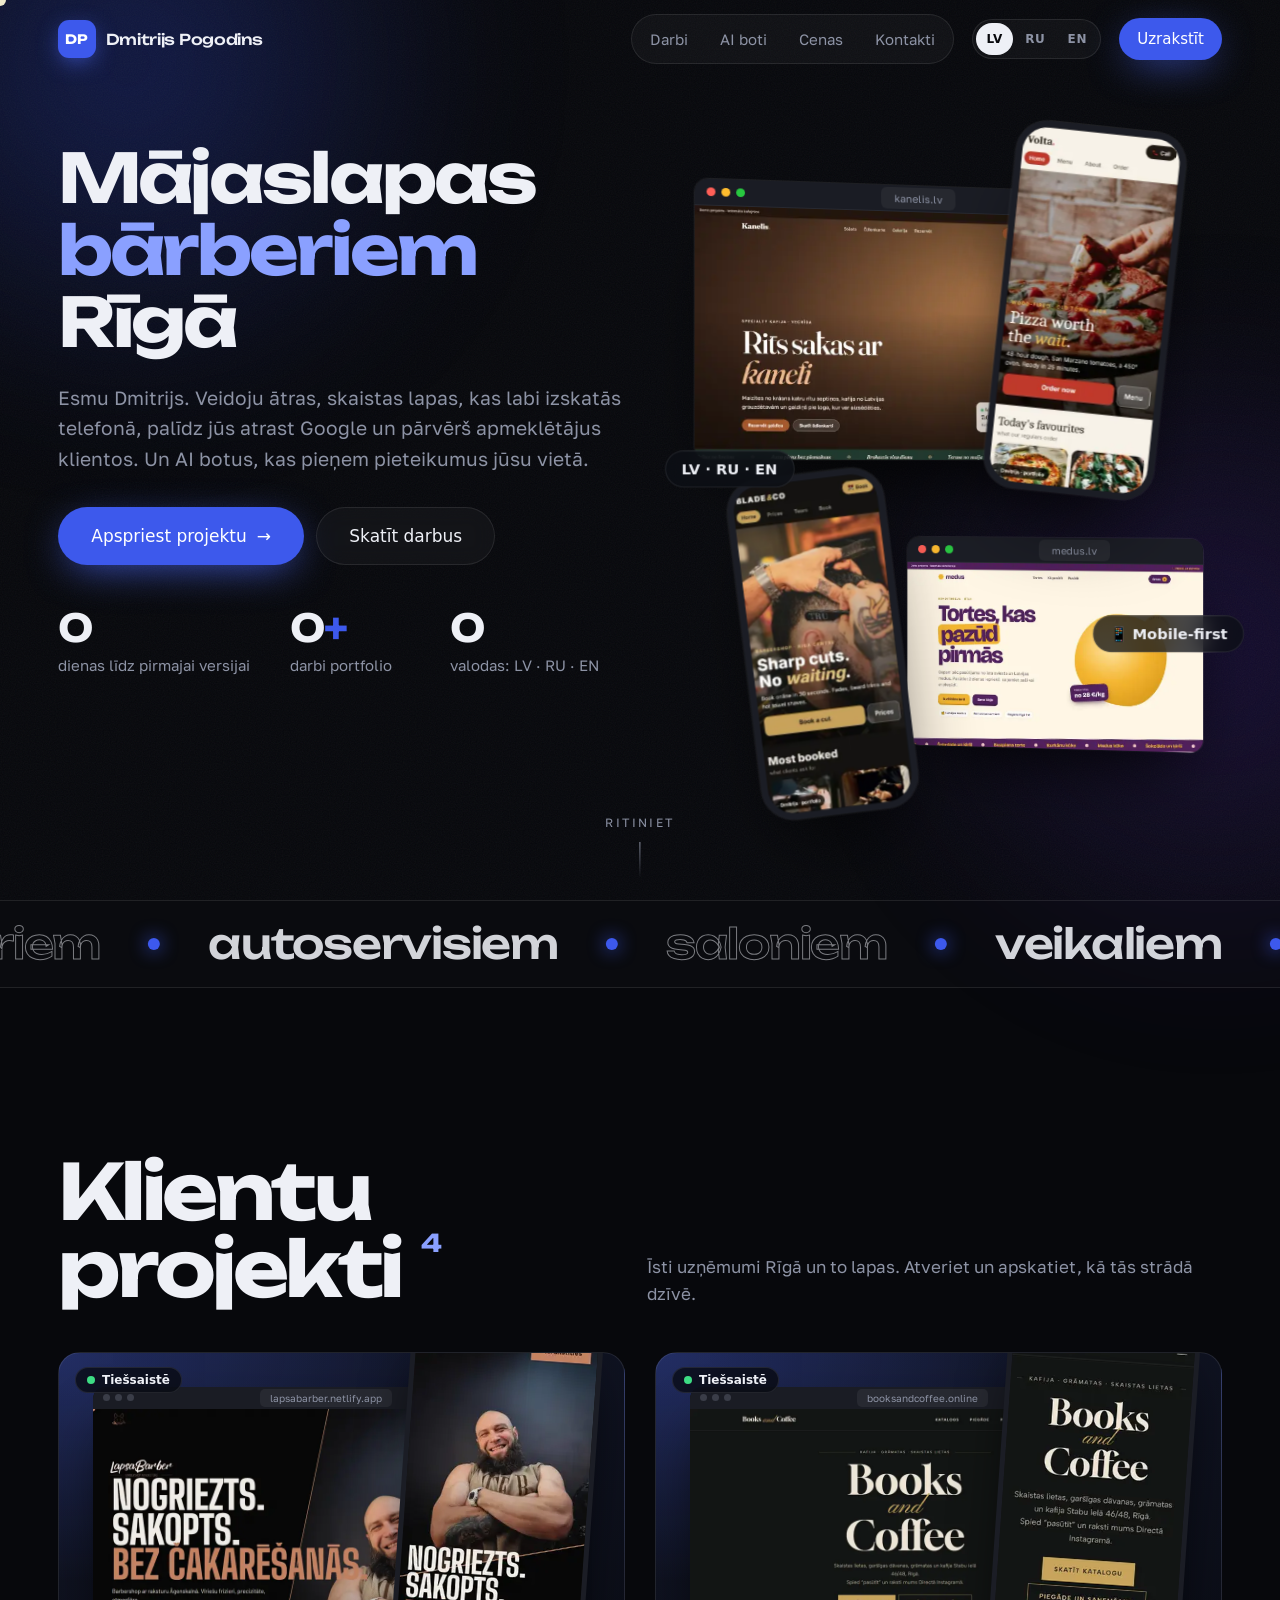
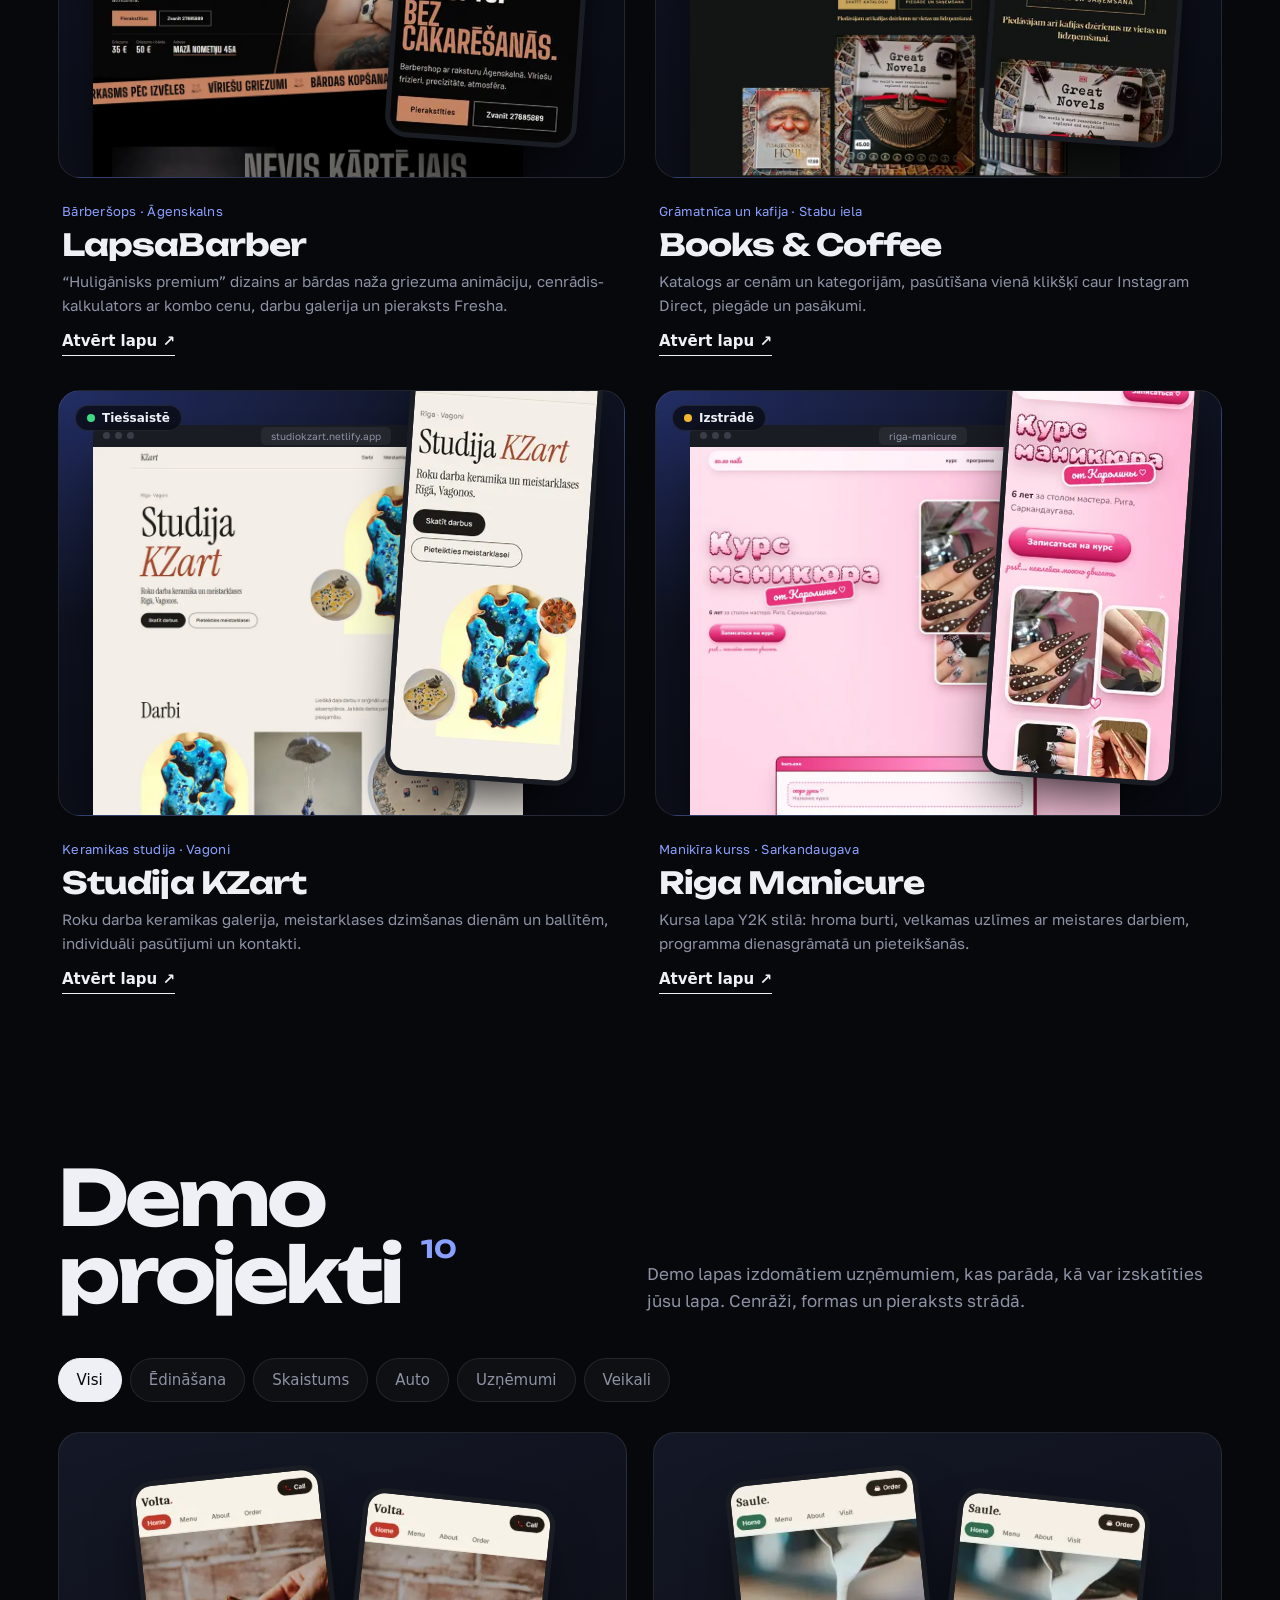
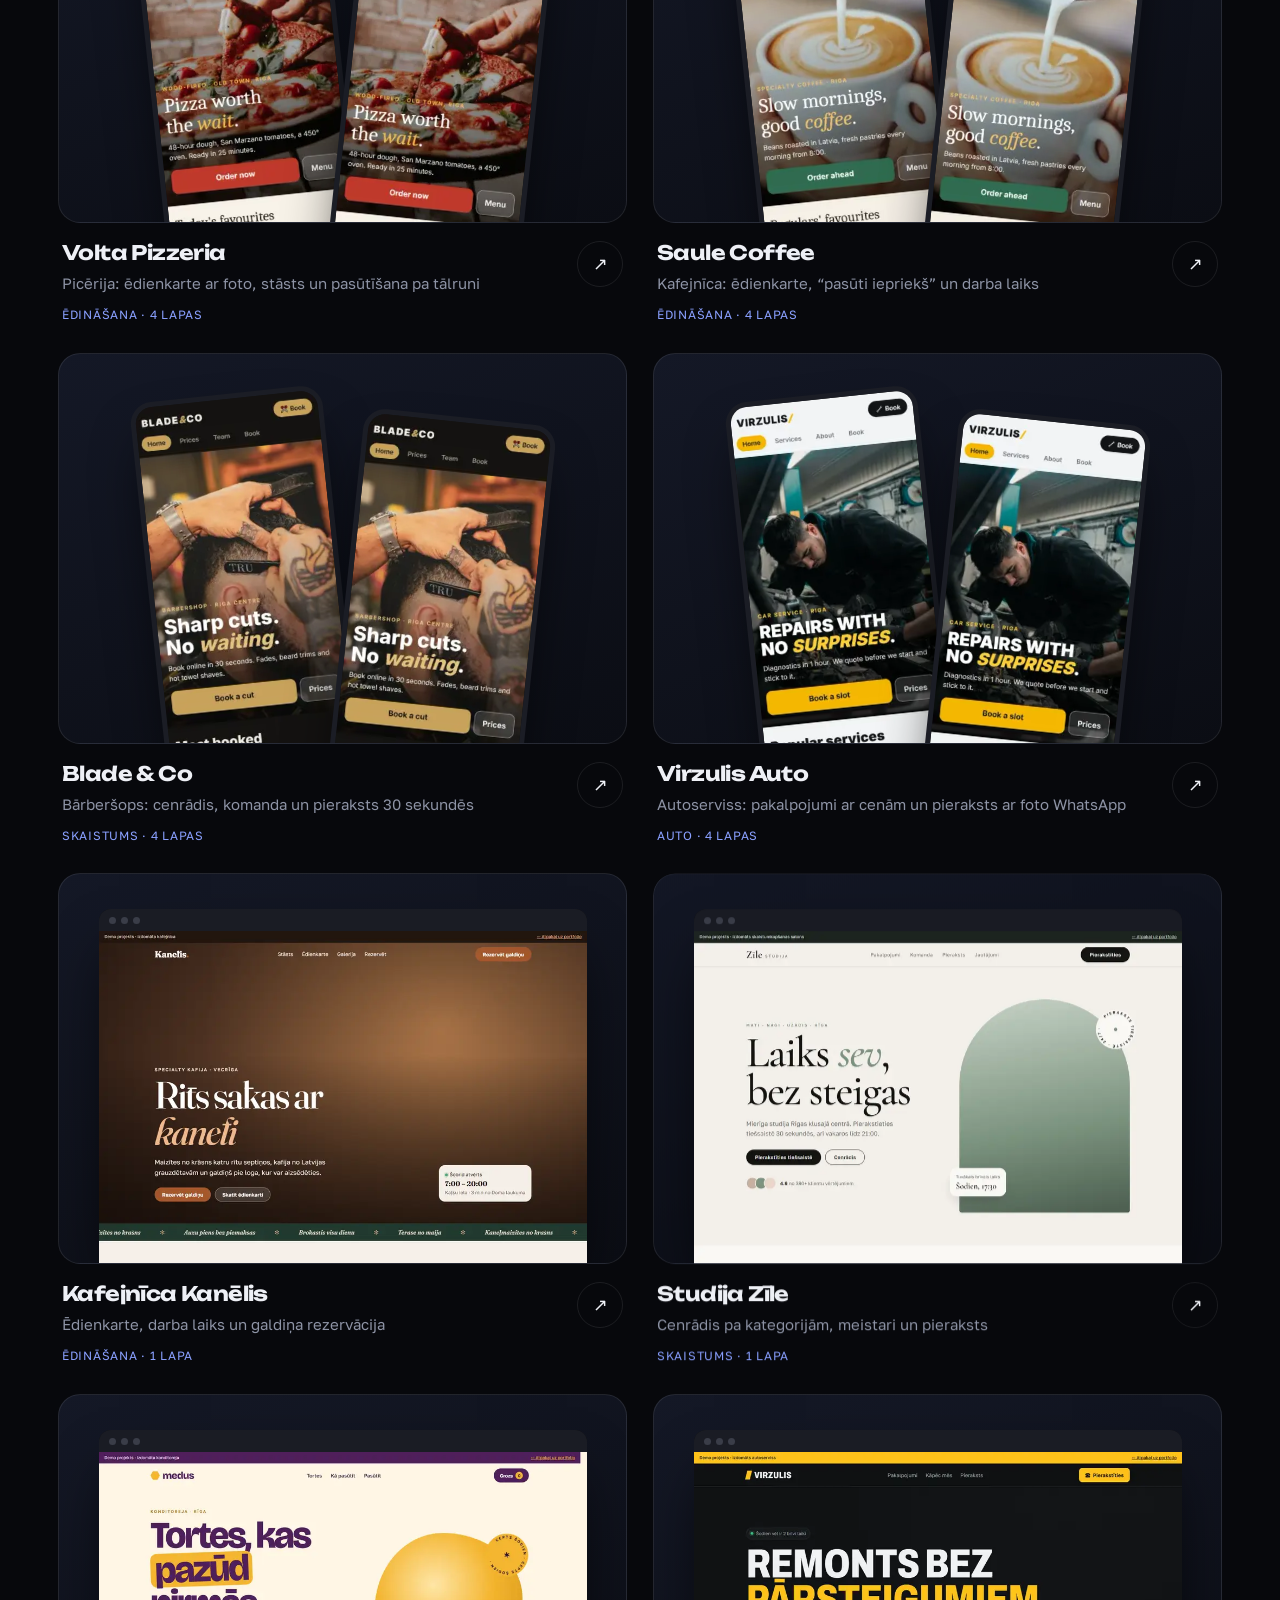
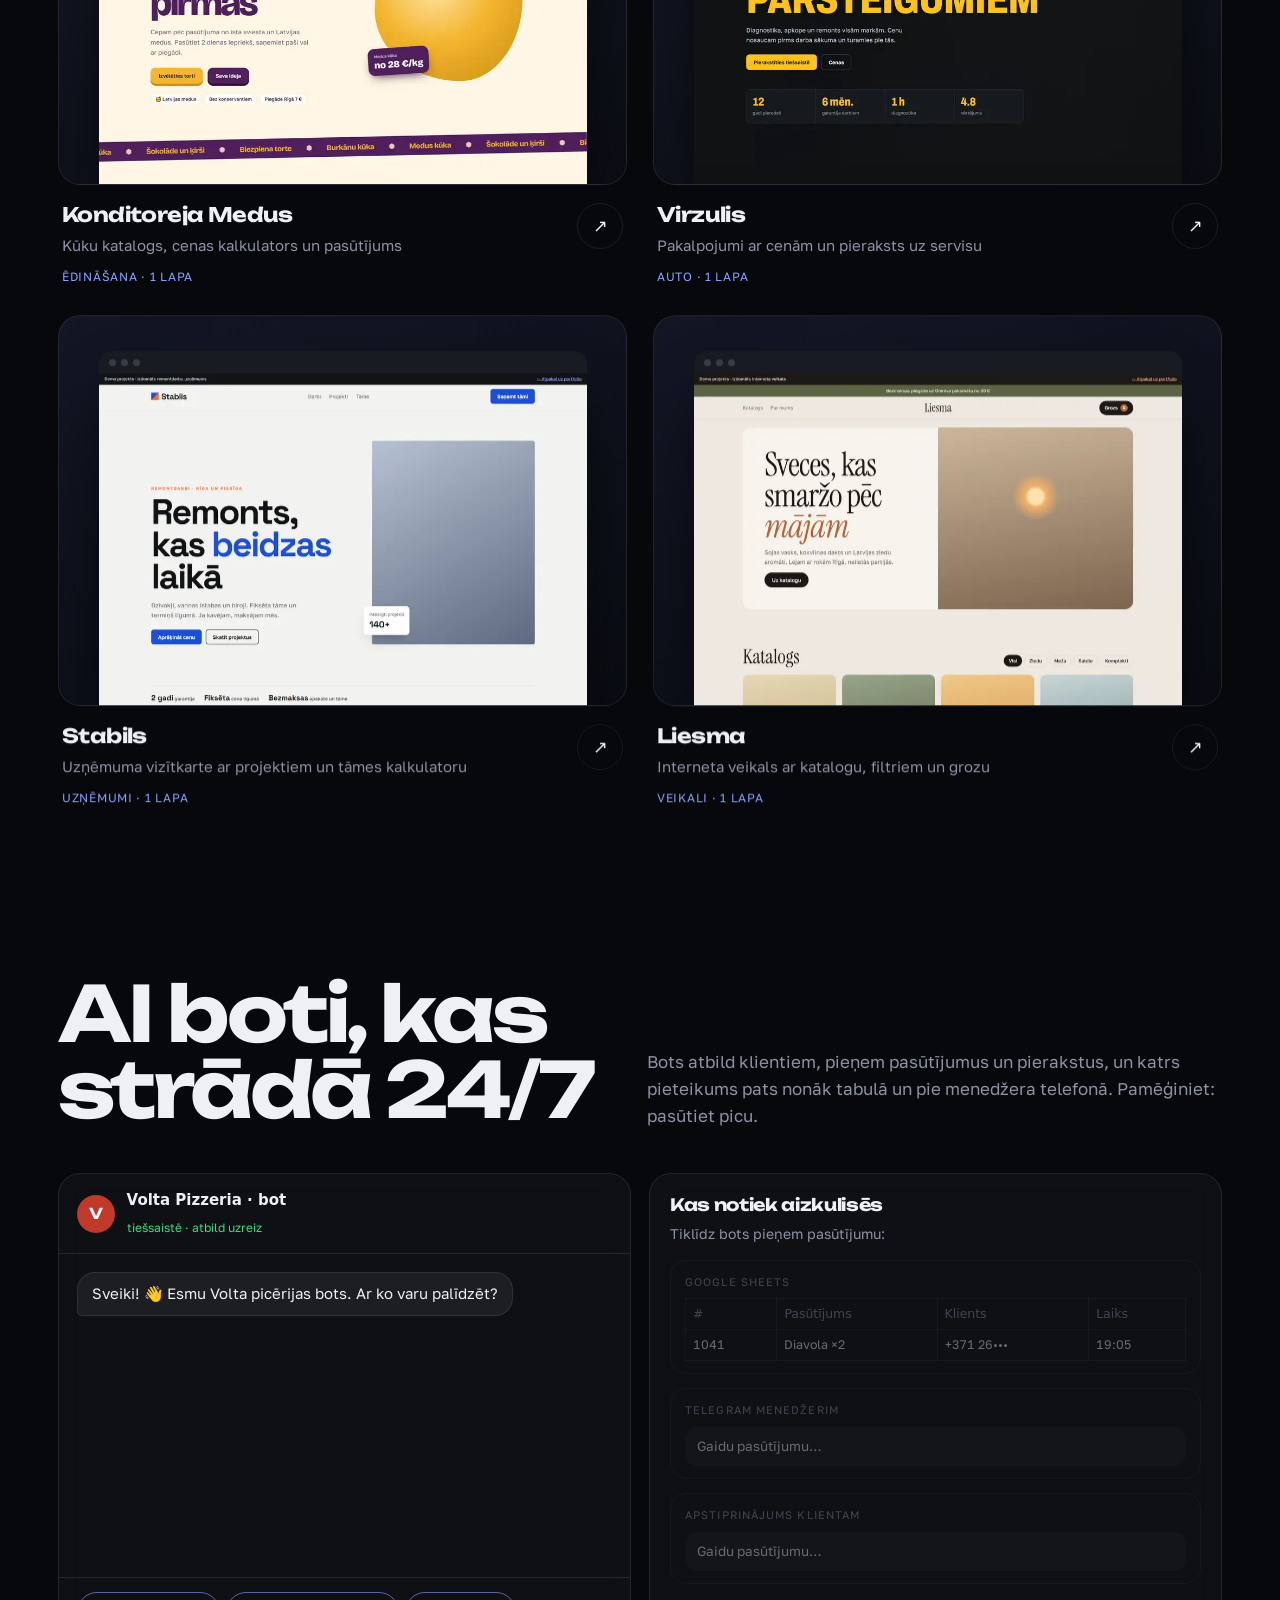
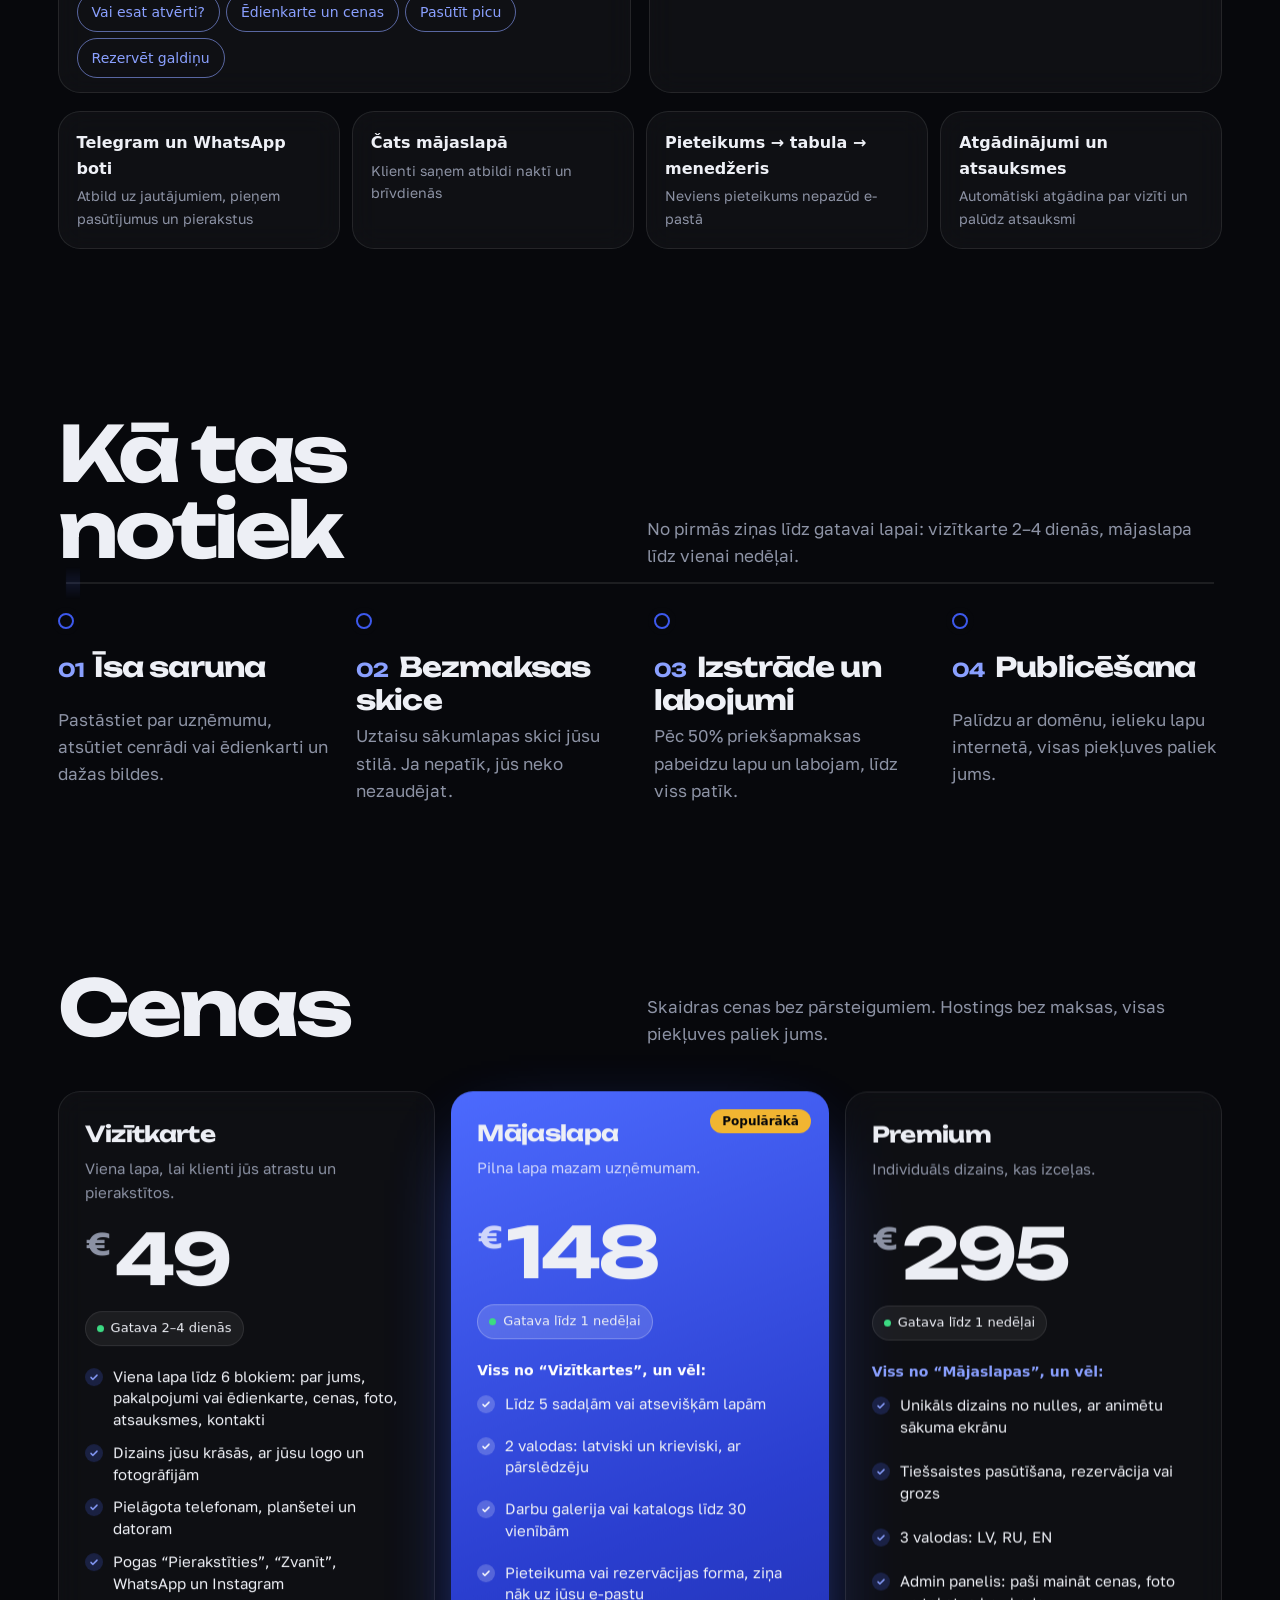
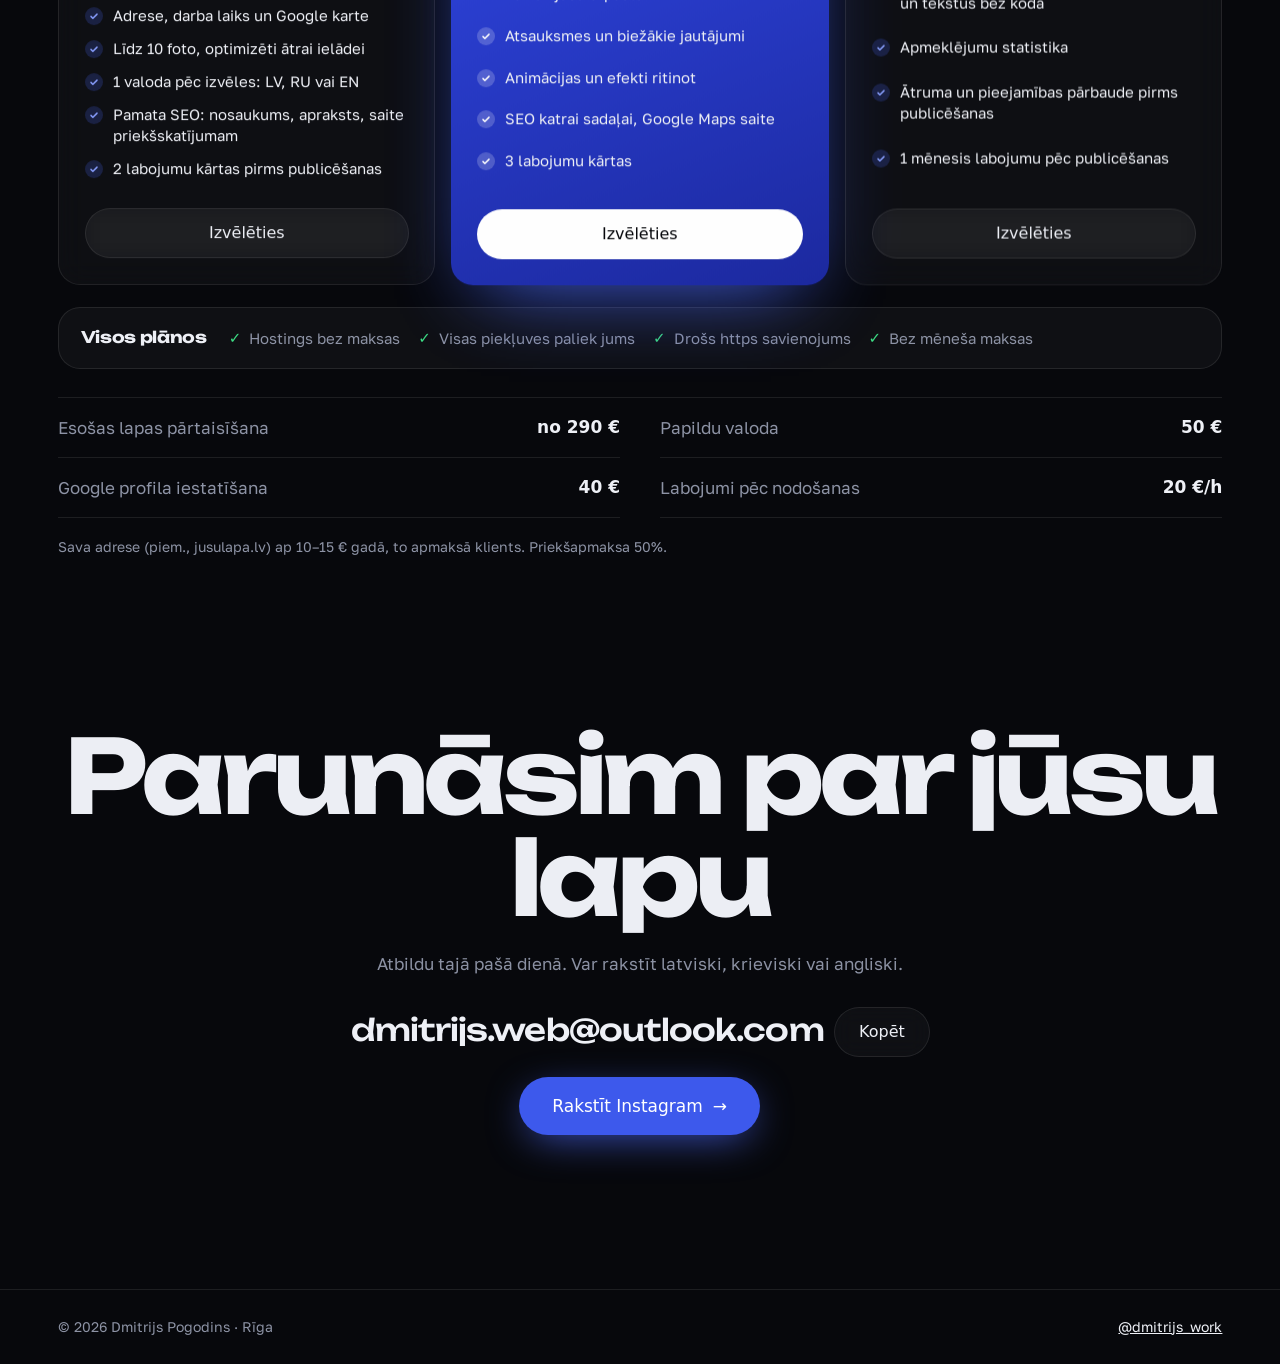
<file: index.html>
<!doctype html>
<html lang="lv">
<head>
<meta charset="utf-8">
<meta name="viewport" content="width=device-width, initial-scale=1, viewport-fit=cover">
<title>Dmitrijs Pogodins | Mājaslapas biznesam Rīgā</title>
<meta name="description" content="Mājaslapas un AI boti mazajiem uzņēmumiem Rīgā: kafejnīcām, bārberiem, autoservisiem, saloniem un veikaliem. Cenas no 50 €. LV · RU · EN.">
<meta name="theme-color" content="#07080c">
<meta property="og:type" content="website">
<meta property="og:title" content="Dmitrijs Pogodins | Mājaslapas biznesam Rīgā">
<meta property="og:description" content="Ātras, skaistas lapas un AI boti. Cenas no 50 €.">
<meta property="og:image" content="https://pogodinq112-lab.github.io/img/og.jpg">
<meta property="og:url" content="https://pogodinq112-lab.github.io/">
<meta name="twitter:card" content="summary_large_image">
<link rel="icon" href="data:image/svg+xml,%3Csvg xmlns='http://www.w3.org/2000/svg' viewBox='0 0 32 32'%3E%3Crect width='32' height='32' rx='8' fill='%234d6bff'/%3E%3Ctext x='16' y='21' font-family='Arial' font-weight='700' font-size='13' text-anchor='middle' fill='white'%3EDP%3C/text%3E%3C/svg%3E">
<link rel="preload" href="fonts/unbounded-latin-700-normal.woff2" as="font" type="font/woff2" crossorigin>
<link rel="preload" href="fonts/unbounded-latin-ext-700-normal.woff2" as="font" type="font/woff2" crossorigin>
<link rel="preload" href="fonts/golos-text-latin-400-normal.woff2" as="font" type="font/woff2" crossorigin>
<link rel="preload" href="fonts/golos-text-latin-ext-400-normal.woff2" as="font" type="font/woff2" crossorigin>
<link rel="stylesheet" href="css/fonts.css?v=5">
<link rel="stylesheet" href="css/site.css?v=5">
<script>
  (function (d) {
    d.classList.add("js");
    if (!matchMedia("(prefers-reduced-motion: reduce)").matches) d.classList.add("motion");
    setTimeout(function () { if (!d.classList.contains("ready")) d.classList.remove("motion"); }, 3500);
  })(document.documentElement);
</script>
</head>
<body>
<a class="skip" href="#darbi">→</a>
<div class="noise" aria-hidden="true"></div>
<div class="glow g1" aria-hidden="true"></div>
<div class="glow g2" aria-hidden="true"></div>

<!-- priekškars ievadam -->
<div class="curtain" aria-hidden="true"><span class="curtain-logo">DP</span></div>

<header class="top" id="top">
  <a class="brand" href="#hero">
    <span class="mono">DP</span><span class="brand-name">Dmitrijs Pogodins</span>
  </a>
  <nav class="nav" aria-label="Navigation">
    <a href="#darbi" data-i="nav1">Darbi</a><a href="#ai" data-i="nav2">AI boti</a><a href="#cenas" data-i="nav3">Cenas</a><a href="#kontakti" data-i="nav4">Kontakti</a>
  </nav>
  <div class="lang" role="group" aria-label="Language">
    <button type="button" data-l="lv">LV</button><button type="button" data-l="ru">RU</button><button type="button" data-l="en">EN</button>
  </div>
  <a class="btn btn-sm btn-accent magnetic" href="#kontakti" data-i="navCta">Uzrakstīt</a>
</header>

<main>

<!-- ============ HERO ============ -->
<section class="hero" id="hero" aria-labelledby="heroTitle">
  <div class="hero-copy">
    <h1 class="hero-title" id="heroTitle">
      <span class="ln"><span data-i="heroA">Mājaslapas</span></span>
      <span class="ln rot-wrap"><span class="rot-box" id="rotBox"><span class="rot" id="rot" aria-live="off">kafejnīcām</span></span></span>
      <span class="ln"><span data-i="heroC">Rīgā</span></span>
    </h1>
    <p class="lead" data-i="lead">Esmu Dmitrijs. Veidoju ātras, skaistas lapas, kas labi izskatās telefonā, palīdz jūs atrast Google un pārvērš apmeklētājus klientos. Un AI botus, kas pieņem pieteikumus jūsu vietā.</p>
    <div class="cta-row">
      <a class="btn btn-accent btn-lg magnetic" href="#kontakti"><span data-i="cta">Apspriest projektu</span><i class="arr" aria-hidden="true">→</i></a>
      <a class="btn btn-ghost btn-lg magnetic" href="#darbi" data-i="cta2">Skatīt darbus</a>
    </div>
    <dl class="facts">
      <div><dt><span class="count" data-to="3">0</span></dt><dd data-i="f1">dienas līdz pirmajai versijai</dd></div>
      <div><dt><span class="count" data-to="14">0</span></dt><dd data-i="f2">darbi portfolio</dd></div>
      <div><dt><span class="count" data-to="3">0</span></dt><dd data-i="f3">valodas: LV · RU · EN</dd></div>
    </dl>
  </div>

  <div class="stage" aria-hidden="true">
    <div class="stage-inner" id="stage">
      <figure class="dev browser b1"><div class="bar"><i></i><i></i><i></i><span>kanelis.lv</span></div><img src="img/shots/kafejnica-d.webp" srcset="img/shots/kafejnica-d-sm.webp 600w, img/shots/kafejnica-d.webp 1200w" sizes="(min-width: 1000px) 38vw, 78vw" width="1200" height="750" alt=""></figure>
      <figure class="dev phone p1"><img src="img/shots/pizzerija-m.webp" srcset="img/shots/pizzerija-m-sm.webp 240w, img/shots/pizzerija-m.webp 420w" sizes="(min-width: 1000px) 14vw, 30vw" width="420" height="910" alt=""></figure>
      <figure class="dev phone p2"><img src="img/shots/barbershop-m.webp" srcset="img/shots/barbershop-m-sm.webp 240w, img/shots/barbershop-m.webp 420w" sizes="(min-width: 1000px) 13vw, 27vw" width="420" height="910" alt=""></figure>
      <figure class="dev browser b2"><div class="bar"><i></i><i></i><i></i><span>medus.lv</span></div><img src="img/shots/konditoreja-d.webp" srcset="img/shots/konditoreja-d-sm.webp 600w, img/shots/konditoreja-d.webp 1200w" sizes="(min-width: 1000px) 30vw, 60vw" width="1200" height="750" alt=""></figure>
      <span class="badge bd1">LV · RU · EN</span>
      <span class="badge bd2">📱 Mobile-first</span>
    </div>
  </div>
  <span class="scroll-hint" data-i="scroll">ritiniet</span>
</section>

<!-- ============ LENTE ============ -->
<div class="marquee" aria-hidden="true"><div class="mq-track" id="mq"></div></div>

<!-- ============ DARBI ============ -->
<section class="clients sec" id="darbi" aria-labelledby="clientsH">
  <div class="sec-head">
    <h2 class="h2" id="clientsH"><span data-i="clientsH">Klientu projekti</span> <sup>4</sup></h2>
    <p class="sub" data-i="clientsSub">Īsti uzņēmumi Rīgā un to lapas. Atveriet un apskatiet, kā tās strādā dzīvē.</p>
  </div>
  <ul class="cgrid" id="clientsGrid"></ul>
</section>

<section class="works sec" id="demo" aria-labelledby="worksH">
  <div class="sec-head">
    <h2 class="h2" id="worksH"><span data-i="worksH">Darbi</span> <sup>10</sup></h2>
    <p class="sub" data-i="worksSub">Demo projekti, kas parāda, kā var izskatīties jūsu lapa. Atveriet un pamēģiniet: cenrāži, formas un pieraksts strādā.</p>
  </div>
  <div class="filters" role="group" aria-label="Filter">
    <button type="button" data-f="all" aria-pressed="true" data-i="fAll">Visi</button>
    <button type="button" data-f="food" aria-pressed="false" data-i="fFood">Ēdināšana</button>
    <button type="button" data-f="beauty" aria-pressed="false" data-i="fBeauty">Skaistums</button>
    <button type="button" data-f="auto" aria-pressed="false" data-i="fAuto">Auto</button>
    <button type="button" data-f="biz" aria-pressed="false" data-i="fBiz">Uzņēmumi</button>
    <button type="button" data-f="shop" aria-pressed="false" data-i="fShop">Veikali</button>
  </div>
  <ul class="grid" id="grid"></ul>
</section>

<!-- ============ AI ============ -->
<section class="ai-sec sec" id="ai" aria-labelledby="aiH">
  <div class="sec-head">
    <h2 class="h2" id="aiH" data-i="aiH">AI boti, kas strādā 24/7</h2>
    <p class="sub" data-i="aiSub">Bots atbild klientiem, pieņem pasūtījumus un pierakstus, un katrs pieteikums pats nonāk tabulā un pie menedžera telefonā. Pamēģiniet: pasūtiet picu.</p>
  </div>
  <div class="ai">
    <div class="chat glass">
      <div class="ch-top"><div class="av">V</div><div><b>Volta Pizzeria · bot</b><small data-i="online">tiešsaistē · atbild uzreiz</small></div></div>
      <div class="msgs" id="msgs" aria-live="polite"></div>
      <div class="chips2" id="chips"></div>
    </div>
    <div class="back glass">
      <h3 data-i="backH">Kas notiek aizkulisēs</h3><p class="hint" data-i="backP">Tiklīdz bots pieņem pasūtījumu:</p>
      <div class="ev" id="ev1"><div class="lab"><span>Google Sheets</span><i id="t1"></i></div>
        <table class="sheet"><thead><tr><th>#</th><th data-i="thWhat">Pasūtījums</th><th data-i="thWho">Klients</th><th data-i="thWhen">Laiks</th></tr></thead><tbody id="rows"><tr><td>1041</td><td>Diavola ×2</td><td>+371 26•••</td><td>19:05</td></tr></tbody></table></div>
      <div class="ev" id="ev2"><div class="lab"><span data-i="tgLab">Telegram menedžerim</span><i id="t2"></i></div><div class="tg" id="tgmsg" data-i="wait">Gaidu pasūtījumu…</div></div>
      <div class="ev" id="ev3"><div class="lab"><span data-i="smsLab">Apstiprinājums klientam</span><i id="t3"></i></div><div class="tg" id="smsmsg" data-i="wait">Gaidu pasūtījumu…</div></div>
    </div>
  </div>
  <div class="svc">
    <div class="glass"><b data-i="v1">Telegram un WhatsApp boti</b><span data-i="v1d">Atbild uz jautājumiem, pieņem pasūtījumus un pierakstus</span></div>
    <div class="glass"><b data-i="v2">Čats mājaslapā</b><span data-i="v2d">Klienti saņem atbildi naktī un brīvdienās</span></div>
    <div class="glass"><b data-i="v3">Pieteikums → tabula → menedžeris</b><span data-i="v3d">Neviens pieteikums nepazūd e-pastā</span></div>
    <div class="glass"><b data-i="v4">Atgādinājumi un atsauksmes</b><span data-i="v4d">Automātiski atgādina par vizīti un palūdz atsauksmi</span></div>
  </div>
</section>

<!-- ============ PROCESS ============ -->
<section class="how sec" aria-labelledby="howH">
  <div class="sec-head">
    <h2 class="h2" id="howH" data-i="howH">Kā tas notiek</h2>
    <p class="sub" data-i="howSub">No pirmās ziņas līdz gatavai lapai: vizītkarte 2–4 dienās, mājaslapa līdz vienai nedēļai.</p>
  </div>
  <ol class="timeline">
    <li><span class="dot"></span><b data-i="s1">Īsa saruna</b><span data-i="s1d">Pastāstiet par uzņēmumu, atsūtiet cenrādi vai ēdienkarti un dažas bildes.</span></li>
    <li><span class="dot"></span><b data-i="s2">Bezmaksas skice</b><span data-i="s2d">Uztaisu sākumlapas skici jūsu stilā. Ja nepatīk, jūs neko nezaudējat.</span></li>
    <li><span class="dot"></span><b data-i="s3">Izstrāde un labojumi</b><span data-i="s3d">Pēc 50% priekšapmaksas pabeidzu lapu un labojam, līdz viss patīk.</span></li>
    <li><span class="dot"></span><b data-i="s4">Publicēšana</b><span data-i="s4d">Palīdzu ar domēnu, ielieku lapu internetā, visas piekļuves paliek jums.</span></li>
    <span class="tl-line" aria-hidden="true"><span class="tl-fill"></span></span>
  </ol>
</section>

<!-- ============ CENAS ============ -->
<section class="prices sec" id="cenas" aria-labelledby="priceH">
  <div class="sec-head">
    <h2 class="h2" id="priceH" data-i="priceH">Cenas</h2>
    <p class="sub" data-i="priceSub">Skaidras cenas bez pārsteigumiem. Hostings bez maksas, visas piekļuves paliek jums.</p>
  </div>
  <div class="plans">
    <article class="plan glass">
      <h3 data-i="p1">Vizītkarte</h3><p class="pd" data-i="p1d">Viena lapa, lai klienti jūs atrastu un pierakstītos.</p>
      <p class="amount"><span class="eur">€</span><span class="count" data-to="50">50</span></p>
      <p class="term" data-i="p1t">Gatava 2–4 dienās</p><ul class="feat" data-list="p1L"></ul>
      <a class="btn btn-ghost magnetic" href="#kontakti" data-i="pick">Izvēlēties</a>
    </article>
    <article class="plan plan-hot">
      <span class="pop" data-i="pop">Populārākā</span>
      <h3 data-i="p2">Mājaslapa</h3><p class="pd" data-i="p2d">Pilna lapa mazam uzņēmumam.</p>
      <p class="amount"><span class="eur">€</span><span class="count" data-to="150">150</span></p>
      <p class="term" data-i="p2t">Gatava līdz 1 nedēļai</p><p class="plus" data-i="p2plus">Viss no “Vizītkartes”, un vēl:</p><ul class="feat" data-list="p2L"></ul>
      <a class="btn btn-light magnetic" href="#kontakti" data-i="pick">Izvēlēties</a>
    </article>
    <article class="plan glass">
      <h3 data-i="p3">Premium</h3><p class="pd" data-i="p3d">Individuāls dizains, kas izceļas.</p>
      <p class="amount"><span class="eur">€</span><span class="count" data-to="300">300</span></p>
      <p class="term" data-i="p3t">Gatava līdz 1 nedēļai</p><p class="plus" data-i="p3plus">Viss no “Mājaslapas”, un vēl:</p><ul class="feat" data-list="p3L"></ul>
      <a class="btn btn-ghost magnetic" href="#kontakti" data-i="pick">Izvēlēties</a>
    </article>
  </div>
  <div class="all"><h3 data-i="allH">Visos plānos</h3><ul data-list="allL"></ul></div>
  <dl class="extras">
    <div><dt data-i="ex1">Esošas lapas pārtaisīšana</dt><dd data-i="ex1p">no 290 €</dd></div>
    <div><dt data-i="ex2">Papildu valoda</dt><dd data-i="ex2p">50 €</dd></div>
    <div><dt data-i="ex3">Google profila iestatīšana</dt><dd data-i="ex3p">40 €</dd></div>
    <div><dt data-i="ex4">Labojumi pēc nodošanas</dt><dd data-i="ex4p">20 €/h</dd></div>
  </dl>
  <p class="note" data-i="priceNote">Sava adrese (piem., jusulapa.lv) ap 10–15 € gadā, to apmaksā klients. Priekšapmaksa 50%.</p>
</section>

<!-- ============ KONTAKTI ============ -->
<section class="contact sec" id="kontakti" aria-labelledby="cH">
  <h2 class="contact-title" id="cH" data-i="cH">Parunāsim par jūsu lapu</h2>
  <p class="sub" data-i="cSub">Atbildu tajā pašā dienā. Var rakstīt latviski, krieviski vai angliski.</p>
  <div class="mail">
    <a class="mail-link" href="mailto:dmitrijs.web@outlook.com" id="mail">dmitrijs.web@outlook.com</a>
    <button class="btn btn-ghost" type="button" id="copy" data-i="copy">Kopēt</button>
  </div>
  <a class="btn btn-accent btn-lg magnetic" href="https://ig.me/m/dmitrijs_work" target="_blank" rel="noopener"><span data-i="ig">Rakstīt Instagram</span><i class="arr" aria-hidden="true">→</i></a>
</section>

</main>

<footer class="foot"><span data-i="foot">© 2026 Dmitrijs Pogodins · Rīga</span><a href="https://www.instagram.com/dmitrijs_work/" target="_blank" rel="noopener">@dmitrijs_work</a></footer>

<div class="toast" id="toast" hidden></div>
<div class="cursor" aria-hidden="true"><span id="curLabel"></span></div>

<script src="js/vendor/gsap.min.js" defer></script>
<script src="js/vendor/ScrollTrigger.min.js" defer></script>
<script src="js/vendor/lenis.min.js" defer></script>
<script src="js/i18n.js?v=6" defer></script>
<script src="js/bot.js?v=5" defer></script>
<script src="js/site.js?v=5" defer></script>
</body>
</html>
</file>
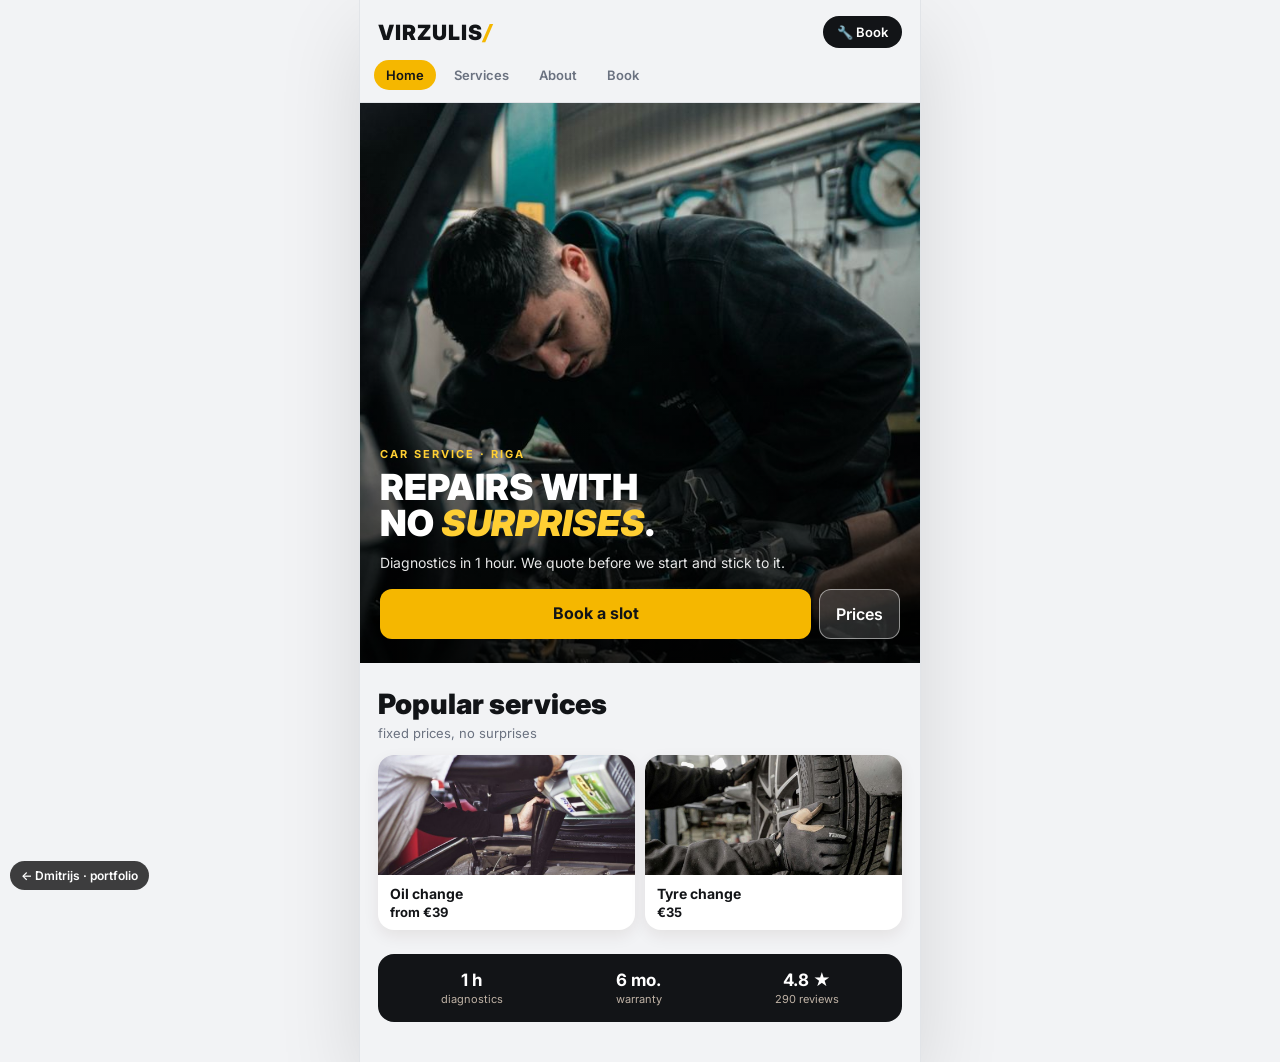
<file: autoserviss-2.html>
<!doctype html><html lang="en"><head><meta charset="utf-8"><meta name="viewport" content="width=device-width,initial-scale=1"><title>Virzulis Auto · demo</title><link rel="preconnect" href="https://fonts.googleapis.com"><link rel="preconnect" href="https://fonts.gstatic.com" crossorigin><link rel="stylesheet" href="https://fonts.googleapis.com/css2?family=Caladea:ital,wght@0,400;0,700;1,400;1,700&family=Inter:wght@400;500;600;700;800;900&display=swap"><style>:root{--bg:#f2f3f5;--hdbg:rgba(242,243,245,.97);--ink:#121417;--acc:#f5b700;--acc2:#ffcf33;--disp:Inter,sans-serif;--card:#fff;--line:#e1e4e8;--soft:#e6e8ec;--mut:#6b7280;--tagbg:#fff3cc;--sk:#dfe2e6}
.row,.card,.hrs,.tog .on{background:var(--card)!important}.s{color:var(--ink)}.chip.on{background:var(--ink);color:var(--bg)}

*{box-sizing:border-box;margin:0}
body{background:var(--bg);margin:0;font-family:Inter;position:relative}
#hook{position:absolute;left:22px;right:22px;top:30px;font-size:31px;font-weight:900;line-height:1.08;color:#fff;letter-spacing:-.5px}
#hook em{font-style:normal;color:var(--acc2)}
#step{position:absolute;left:22px;top:124px;font-size:14px;color:#9a948e;font-weight:600}
#cnt{position:absolute;right:22px;top:118px;font:800 15px Inter;color:#111;background:var(--acc2);padding:4px 10px;border-radius:8px}
#phone{position:absolute;left:51px;top:158px;width:330px;height:592px;border-radius:46px;background:#000;padding:9px;box-shadow:0 0 0 2px #2b2724,0 30px 60px rgba(0,0,0,.6);transform-origin:50% 45%}
#screen{width:312px;height:574px;border-radius:38px;overflow:hidden;position:relative;background:var(--bg)}
.page{position:absolute;inset:0;overflow:hidden;background:var(--bg)}
.zz{width:360px;zoom:.8667}
#tap{position:absolute;width:44px;height:44px;border-radius:50%;background:rgba(255,255,255,.5);border:2px solid rgba(0,0,0,.25);opacity:0;z-index:50}
/* site */
.s{font-family:Inter;color:var(--ink)}
.hd{position:sticky;top:0;z-index:5;background:var(--hdbg);border-bottom:1px solid var(--line)}
.hd1{display:flex;justify-content:space-between;align-items:center;padding:16px 18px 8px}
.lg{font-family:var(--disp);font-size:25px;font-weight:700;letter-spacing:.5px}
.lg i{color:var(--acc)}
.ph{background:var(--ink);color:#fff;border-radius:999px;padding:8px 14px;font-size:13px;font-weight:600}
.tabs{display:flex;gap:6px;padding:4px 14px 12px}
.tb{font-size:13px;font-weight:600;padding:7px 12px;border-radius:999px;color:var(--mut)}
.tb.on{background:var(--acc);color:#fff}
.hero{position:relative;height:430px;background-size:cover;background-position:center}
.hero:after{content:'';position:absolute;inset:0;background:linear-gradient(180deg,rgba(0,0,0,.05) 30%,rgba(0,0,0,.75))}
.hc{position:absolute;left:20px;right:20px;bottom:24px;z-index:2;color:#fff}
.kick{font-size:11px;letter-spacing:.18em;font-weight:700;text-transform:uppercase;color:var(--acc2)}
.h1{font-family:var(--disp);font-size:42px;line-height:1.02;margin:8px 0 10px}
.h1 i{color:var(--acc2)}
.hp{font-size:14px;line-height:1.5;opacity:.9}
.bt{display:flex;gap:8px;margin-top:16px}
.b1{flex:1;background:var(--acc);color:#fff;text-align:center;padding:14px;border-radius:12px;font-weight:700}
.b2{background:rgba(255,255,255,.15);border:1px solid rgba(255,255,255,.5);color:#fff;padding:14px 16px;border-radius:12px;font-weight:600}
.sec{padding:24px 18px}
.h2{font-family:var(--disp);font-size:28px;margin-bottom:4px}
.sub{font-size:13px;color:var(--mut);margin-bottom:14px}
.fav{display:flex;gap:10px}
.card{flex:1;background:var(--card);border-radius:16px;overflow:hidden;box-shadow:0 6px 16px rgba(60,30,10,.08)}
.card .im{height:120px;background-size:cover;background-position:center}
.card .t{padding:10px 12px;font-weight:700;font-size:14px}.card .t span{display:block;color:var(--acc);font-size:13px;margin-top:2px}
.strip{display:flex;justify-content:space-around;background:var(--ink);color:var(--bg);margin:0 18px;border-radius:16px;padding:16px 6px;text-align:center;font-size:11px;color:#bfb2a5}
.strip b{display:block;color:#fff;font-size:17px;margin-bottom:2px}
.chips{display:flex;gap:6px;margin:4px 0 14px}.chip{font-size:12px;font-weight:600;padding:7px 12px;border-radius:999px;background:var(--soft)}.chip.on{background:var(--ink);color:#fff}
.row{display:flex;gap:12px;background:var(--card);border-radius:16px;padding:10px;margin-bottom:10px;align-items:center}
.row .im{width:86px;height:86px;border-radius:12px;background-size:cover;background-position:center;flex:none}
.row .n{font-weight:700;font-size:15px}.row .d{font-size:12px;color:var(--mut);margin:3px 0 6px;line-height:1.35}.row .p{font-weight:800;color:var(--acc)}
.tag2{display:inline-block;font-size:10px;font-weight:700;background:var(--tagbg);color:var(--acc);padding:2px 7px;border-radius:6px;margin-left:6px;vertical-align:2px}
.ab{height:260px;background-size:cover;background-position:center;border-radius:0 0 26px 26px}
.q{font-family:var(--disp);font-style:italic;font-size:22px;line-height:1.35;margin:4px 0 12px}
.tx{font-size:14px;line-height:1.6;color:var(--mut)}
.g2{display:grid;grid-template-columns:1fr 1fr;gap:8px;margin-top:16px}.g2 div{height:110px;border-radius:14px;background-size:cover;background-position:center}
.tog{display:flex;background:var(--soft);border-radius:12px;padding:4px;margin:10px 0 16px}.tog div{flex:1;text-align:center;padding:10px;font-weight:700;font-size:14px;border-radius:9px;color:var(--mut)}.tog .on{background:#fff;color:var(--ink);box-shadow:0 2px 6px rgba(0,0,0,.08)}
.big{display:block;background:var(--acc);color:#fff;text-align:center;padding:17px;border-radius:14px;font-weight:800;font-size:17px;margin-bottom:10px}
.wa{display:block;background:#1f9d55;color:#fff;text-align:center;padding:15px;border-radius:14px;font-weight:700;font-size:15px}
.map{height:150px;border-radius:16px;margin-top:18px;background:var(--soft);position:relative;overflow:hidden}
.map:before{content:'';position:absolute;inset:0;background:linear-gradient(90deg,transparent 46%,#fff 46% 50%,transparent 50%),linear-gradient(0deg,transparent 58%,#fff 58% 62%,transparent 62%),linear-gradient(35deg,transparent 30%,#f3ece0 30% 34%,transparent 34%)}
.pin{position:absolute;left:46%;top:38%;width:26px;height:26px;border-radius:50% 50% 50% 0;background:var(--acc);transform:rotate(-45deg);box-shadow:0 4px 8px rgba(0,0,0,.3)}
.hrs{margin-top:16px;background:var(--card);border-radius:16px;padding:6px 16px}.hrs div{display:flex;justify-content:space-between;padding:11px 0;border-bottom:1px solid #f0e8dc;font-size:14px}.hrs div:last-child{border:0}
.sk{color:transparent!important;background:var(--sk)!important;background-image:none!important;border-color:transparent!important;box-shadow:none!important;border-radius:10px}
.sk *{visibility:hidden!important}.sk:after{display:none}
#timer{position:absolute;right:76px;top:118px;font:700 15px 'DejaVu Sans Mono',monospace;color:var(--acc2);padding:4px 6px}
#flash{position:absolute;inset:0;background:#fff;opacity:0;z-index:60;pointer-events:none}
.lg{font-weight:900;letter-spacing:1px;font-size:21px}.lg i{color:#f5b700!important}.h1,.h2{font-weight:900}.h1{text-transform:uppercase;font-size:36px}.tb.on,.b1,.big{color:#121417!important}.tag2{color:#8a6500!important}.p{color:#121417!important}.card .t span{color:#121417}</style><style>
.page{position:static!important;inset:auto;overflow:visible;display:none}.page.cur{display:block}
.zz{width:auto;zoom:1;max-width:560px;margin:0 auto}
.s{min-height:100vh;background:var(--bg)}
.tb,.b1,.b2,.chip,.card,.row,.big,.wa,.ph,.tog div{cursor:pointer}
.hero{height:min(78vh,560px)}
.demo{position:fixed;left:10px;bottom:10px;z-index:9;font:600 12px Inter,sans-serif;background:rgba(0,0,0,.75);color:#fff;padding:7px 11px;border-radius:999px;text-decoration:none}
.toast{position:fixed;left:50%;bottom:20px;transform:translateX(-50%);background:var(--ink);color:var(--bg);padding:10px 16px;border-radius:10px;font:600 14px Inter,sans-serif;z-index:10}
[hidden]{display:none!important}.chip.on{color:var(--bg)!important}
@media (min-width:700px){body{background:var(--soft)}.zz{box-shadow:0 0 0 1px var(--line),0 30px 80px rgba(0,0,0,.12)}}
</style></head><body><div class="page" id="pg0"><div class="zz"><div class="s"><div class="hd"><div class="hd1"><div class="lg">VIRZULIS<i>/</i></div><div class="ph">🔧 Book</div></div><div class="tabs"><div class="tb on">Home</div><div class="tb">Services</div><div class="tb">About</div><div class="tb">Book</div></div></div><div class="hero" style="background-image:url(img/autoserviss-2/00.jpg);background-position:center 30%"><div class="hc"><div class="kick">Car service · Riga</div><div class="h1">Repairs with<br>no <i>surprises</i>.</div><div class="hp">Diagnostics in 1 hour. We quote before we start and stick to it.</div><div class="bt"><div class="b1">Book a slot</div><div class="b2">Prices</div></div></div></div>
<div class="sec"><div class="h2">Popular services</div><div class="sub">fixed prices, no surprises</div><div class="fav"><div class="card"><div class="im" style="background-image:url(img/autoserviss-2/06.jpg);background-position:center"></div><div class="t">Oil change<span>from €39</span></div></div><div class="card"><div class="im" style="background-image:url(img/autoserviss-2/03.jpg);background-position:center"></div><div class="t">Tyre change<span>€35</span></div></div></div></div><div class="strip"><div><b>1 h</b>diagnostics</div><div><b>6 mo.</b>warranty</div><div><b>4.8 ★</b>290 reviews</div></div><div style="height:40px"></div></div></div></div><div class="page" id="pg1"><div class="zz"><div class="s"><div class="hd"><div class="hd1"><div class="lg">VIRZULIS<i>/</i></div><div class="ph">🔧 Book</div></div><div class="tabs"><div class="tb">Home</div><div class="tb on">Services</div><div class="tb">About</div><div class="tb">Book</div></div></div><div class="sec"><div class="h2">Services</div><div class="sub">price confirmed before any work starts</div><div class="chips"><div class="chip on">Service</div><div class="chip">Repair</div><div class="chip">Tyres</div><div class="chip">Electrics</div></div><div class="row"><div class="im" style="background-image:url(img/autoserviss-2/10.jpg);background-position:center"></div><div><div class="n">Diagnostics</div><div class="d">full scan + report in 1 hour</div><div class="p">€30</div></div></div><div class="row"><div class="im" style="background-image:url(img/autoserviss-2/06.jpg);background-position:center"></div><div><div class="n">Oil & filter<span class=tag2>POPULAR</span></div><div class="d">synthetic oil, filter, check-up</div><div class="p">€39</div></div></div><div class="row"><div class="im" style="background-image:url(img/autoserviss-2/03.jpg);background-position:center"></div><div><div class="n">Tyre change</div><div class="d">4 wheels, balancing included</div><div class="p">€35</div></div></div><div class="row"><div class="im" style="background-image:url(img/autoserviss-2/07.jpg);background-position:center"></div><div><div class="n">Brakes</div><div class="d">pads & discs, any make</div><div class="p">from €60</div></div></div><div class="row"><div class="im" style="background-image:url(img/autoserviss-2/05.jpg);background-position:center"></div><div><div class="n">Timing belt</div><div class="d">with water pump</div><div class="p">from €180</div></div></div><div class="row"><div class="im" style="background-image:url(img/autoserviss-2/02.jpg);background-position:center"></div><div><div class="n">Engine repair</div><div class="d">we call you with a quote first</div><div class="p">quote</div></div></div></div></div></div></div><div class="page" id="pg2"><div class="zz"><div class="s"><div class="hd"><div class="hd1"><div class="lg">VIRZULIS<i>/</i></div><div class="ph">🔧 Book</div></div><div class="tabs"><div class="tb">Home</div><div class="tb">Services</div><div class="tb on">About</div><div class="tb">Book</div></div></div><div class="ab" style="background-image:url(img/autoserviss-2/11.jpg);background-position:center"></div><div class="sec"><div class="kick" style="color:var(--acc)">About us</div><div class="q">"Twelve years, two lifts, and we always call before we fix anything extra."</div><div class="tx">A small family garage in Riga. You get the price before we start, photos of the old parts, and a 6-month warranty on every job.</div><div class="g2"><div style="background-image:url(img/autoserviss-2/08.jpg);background-position:center"></div><div style="background-image:url(img/autoserviss-2/09.jpg);background-position:center"></div></div><div class="strip" style="margin:18px 0 0"><div><b>12</b>years</div><div><b>2</b>lifts</div><div><b>6 mo.</b>warranty</div></div></div></div></div></div><div class="page" id="pg3"><div class="zz"><div class="s"><div class="hd"><div class="hd1"><div class="lg">VIRZULIS<i>/</i></div><div class="ph">🔧 Book</div></div><div class="tabs"><div class="tb">Home</div><div class="tb">Services</div><div class="tb">About</div><div class="tb on">Book</div></div></div><div class="sec"><div class="h2">Book a slot</div><div class="sub">drop off in the morning, pick up by evening</div><div class="tog"><div class="on">Drop-off</div><div>Wait here · coffee</div></div><div class="big">🔧 Book Tue 9:00</div><div class="wa">💬 Send photos on WhatsApp</div><div class="map"><div class="pin"></div></div><div class="hrs"><div><span>Mon – Fri</span><b>8:00 – 19:00</b></div><div><span>Saturday</span><b>9:00 – 15:00</b></div><div><span>Sunday</span><b>closed</b></div></div></div></div></div></div><a class="demo" href="./">← Dmitrijs · portfolio</a><div class="toast" id="toast" hidden></div><script>
const P=[...document.querySelectorAll('.page')];
function go(i){P.forEach((p,j)=>p.classList.toggle('cur',j===i));scrollTo(0,0);try{history.replaceState(null,'','#'+i)}catch(_){}}
P.forEach(p=>p.querySelectorAll('.tb').forEach((t,i)=>t.addEventListener('click',()=>go(i))));
document.querySelectorAll('.hero .b1').forEach(b=>b.addEventListener('click',()=>go(3)));
document.querySelectorAll('.hero .b2').forEach(b=>b.addEventListener('click',()=>go(1)));
document.querySelectorAll('.card').forEach(b=>b.addEventListener('click',()=>go(1)));
document.querySelectorAll('.chip').forEach(ch=>ch.addEventListener('click',()=>{ch.parentNode.querySelectorAll('.chip').forEach(x=>x.classList.toggle('on',x===ch))}));
document.querySelectorAll('.tog div').forEach(t=>t.addEventListener('click',()=>{t.parentNode.querySelectorAll('div').forEach(x=>x.classList.toggle('on',x===t))}));
const T=document.getElementById('toast');function toast(s){T.textContent=s;T.hidden=false;clearTimeout(toast.x);toast.x=setTimeout(()=>T.hidden=true,2200)}
document.querySelectorAll('.big,.wa,.ph,.row').forEach(b=>b.addEventListener('click',()=>toast('Demo only: in a real site this opens the call / chat / order.')));
go(+(location.hash.slice(1))||0);
</script></body></html>
</file>
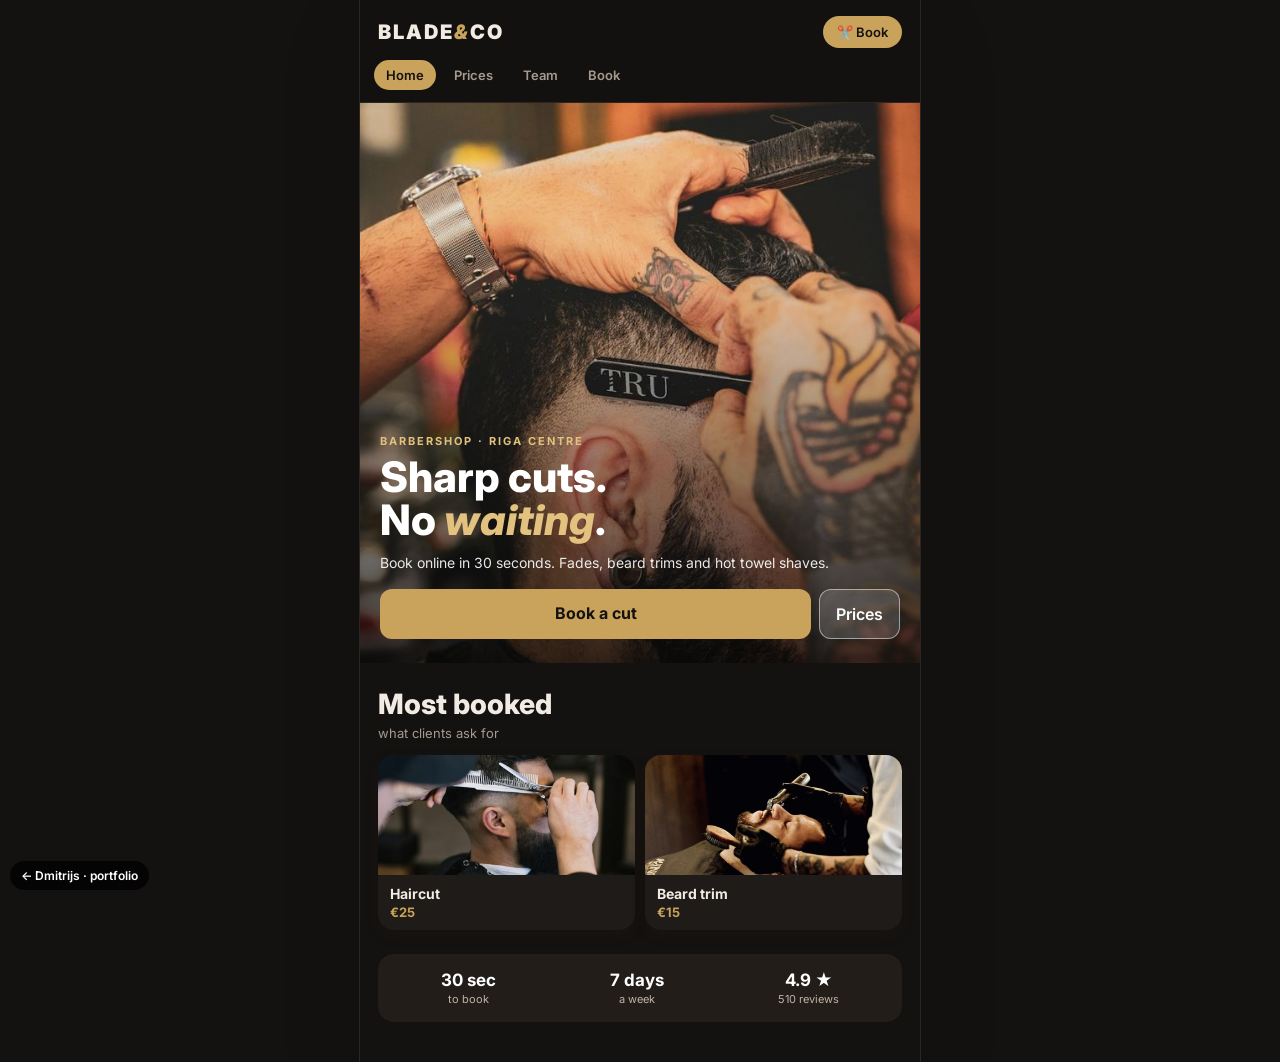
<file: barbershop.html>
<!doctype html><html lang="en"><head><meta charset="utf-8"><meta name="viewport" content="width=device-width,initial-scale=1"><title>Blade & Co · demo</title><link rel="preconnect" href="https://fonts.googleapis.com"><link rel="preconnect" href="https://fonts.gstatic.com" crossorigin><link rel="stylesheet" href="https://fonts.googleapis.com/css2?family=Caladea:ital,wght@0,400;0,700;1,400;1,700&family=Inter:wght@400;500;600;700;800;900&display=swap"><style>:root{--bg:#141210;--hdbg:rgba(20,18,16,.97);--ink:#f1ebe3;--acc:#c9a25b;--acc2:#e3c27f;--disp:Inter,sans-serif;--card:#1f1b18;--line:#2c2622;--soft:#26211d;--mut:#a59a8e;--tagbg:#3a3024;--sk:#2a2521}
.row,.card,.hrs,.tog .on{background:var(--card)!important}.s{color:var(--ink)}.chip.on{background:var(--ink);color:var(--bg)}

*{box-sizing:border-box;margin:0}
body{background:var(--bg);margin:0;font-family:Inter;position:relative}
#hook{position:absolute;left:22px;right:22px;top:30px;font-size:31px;font-weight:900;line-height:1.08;color:#fff;letter-spacing:-.5px}
#hook em{font-style:normal;color:var(--acc2)}
#step{position:absolute;left:22px;top:124px;font-size:14px;color:#9a948e;font-weight:600}
#cnt{position:absolute;right:22px;top:118px;font:800 15px Inter;color:#111;background:var(--acc2);padding:4px 10px;border-radius:8px}
#phone{position:absolute;left:51px;top:158px;width:330px;height:592px;border-radius:46px;background:#000;padding:9px;box-shadow:0 0 0 2px #2b2724,0 30px 60px rgba(0,0,0,.6);transform-origin:50% 45%}
#screen{width:312px;height:574px;border-radius:38px;overflow:hidden;position:relative;background:var(--bg)}
.page{position:absolute;inset:0;overflow:hidden;background:var(--bg)}
.zz{width:360px;zoom:.8667}
#tap{position:absolute;width:44px;height:44px;border-radius:50%;background:rgba(255,255,255,.5);border:2px solid rgba(0,0,0,.25);opacity:0;z-index:50}
/* site */
.s{font-family:Inter;color:var(--ink)}
.hd{position:sticky;top:0;z-index:5;background:var(--hdbg);border-bottom:1px solid var(--line)}
.hd1{display:flex;justify-content:space-between;align-items:center;padding:16px 18px 8px}
.lg{font-family:var(--disp);font-size:25px;font-weight:700;letter-spacing:.5px}
.lg i{color:var(--acc)}
.ph{background:var(--ink);color:#fff;border-radius:999px;padding:8px 14px;font-size:13px;font-weight:600}
.tabs{display:flex;gap:6px;padding:4px 14px 12px}
.tb{font-size:13px;font-weight:600;padding:7px 12px;border-radius:999px;color:var(--mut)}
.tb.on{background:var(--acc);color:#fff}
.hero{position:relative;height:430px;background-size:cover;background-position:center}
.hero:after{content:'';position:absolute;inset:0;background:linear-gradient(180deg,rgba(0,0,0,.05) 30%,rgba(0,0,0,.75))}
.hc{position:absolute;left:20px;right:20px;bottom:24px;z-index:2;color:#fff}
.kick{font-size:11px;letter-spacing:.18em;font-weight:700;text-transform:uppercase;color:var(--acc2)}
.h1{font-family:var(--disp);font-size:42px;line-height:1.02;margin:8px 0 10px}
.h1 i{color:var(--acc2)}
.hp{font-size:14px;line-height:1.5;opacity:.9}
.bt{display:flex;gap:8px;margin-top:16px}
.b1{flex:1;background:var(--acc);color:#fff;text-align:center;padding:14px;border-radius:12px;font-weight:700}
.b2{background:rgba(255,255,255,.15);border:1px solid rgba(255,255,255,.5);color:#fff;padding:14px 16px;border-radius:12px;font-weight:600}
.sec{padding:24px 18px}
.h2{font-family:var(--disp);font-size:28px;margin-bottom:4px}
.sub{font-size:13px;color:var(--mut);margin-bottom:14px}
.fav{display:flex;gap:10px}
.card{flex:1;background:var(--card);border-radius:16px;overflow:hidden;box-shadow:0 6px 16px rgba(60,30,10,.08)}
.card .im{height:120px;background-size:cover;background-position:center}
.card .t{padding:10px 12px;font-weight:700;font-size:14px}.card .t span{display:block;color:var(--acc);font-size:13px;margin-top:2px}
.strip{display:flex;justify-content:space-around;background:var(--ink);color:var(--bg);margin:0 18px;border-radius:16px;padding:16px 6px;text-align:center;font-size:11px;color:#bfb2a5}
.strip b{display:block;color:#fff;font-size:17px;margin-bottom:2px}
.chips{display:flex;gap:6px;margin:4px 0 14px}.chip{font-size:12px;font-weight:600;padding:7px 12px;border-radius:999px;background:var(--soft)}.chip.on{background:var(--ink);color:#fff}
.row{display:flex;gap:12px;background:var(--card);border-radius:16px;padding:10px;margin-bottom:10px;align-items:center}
.row .im{width:86px;height:86px;border-radius:12px;background-size:cover;background-position:center;flex:none}
.row .n{font-weight:700;font-size:15px}.row .d{font-size:12px;color:var(--mut);margin:3px 0 6px;line-height:1.35}.row .p{font-weight:800;color:var(--acc)}
.tag2{display:inline-block;font-size:10px;font-weight:700;background:var(--tagbg);color:var(--acc);padding:2px 7px;border-radius:6px;margin-left:6px;vertical-align:2px}
.ab{height:260px;background-size:cover;background-position:center;border-radius:0 0 26px 26px}
.q{font-family:var(--disp);font-style:italic;font-size:22px;line-height:1.35;margin:4px 0 12px}
.tx{font-size:14px;line-height:1.6;color:var(--mut)}
.g2{display:grid;grid-template-columns:1fr 1fr;gap:8px;margin-top:16px}.g2 div{height:110px;border-radius:14px;background-size:cover;background-position:center}
.tog{display:flex;background:var(--soft);border-radius:12px;padding:4px;margin:10px 0 16px}.tog div{flex:1;text-align:center;padding:10px;font-weight:700;font-size:14px;border-radius:9px;color:var(--mut)}.tog .on{background:#fff;color:var(--ink);box-shadow:0 2px 6px rgba(0,0,0,.08)}
.big{display:block;background:var(--acc);color:#fff;text-align:center;padding:17px;border-radius:14px;font-weight:800;font-size:17px;margin-bottom:10px}
.wa{display:block;background:#1f9d55;color:#fff;text-align:center;padding:15px;border-radius:14px;font-weight:700;font-size:15px}
.map{height:150px;border-radius:16px;margin-top:18px;background:var(--soft);position:relative;overflow:hidden}
.map:before{content:'';position:absolute;inset:0;background:linear-gradient(90deg,transparent 46%,#fff 46% 50%,transparent 50%),linear-gradient(0deg,transparent 58%,#fff 58% 62%,transparent 62%),linear-gradient(35deg,transparent 30%,#f3ece0 30% 34%,transparent 34%)}
.pin{position:absolute;left:46%;top:38%;width:26px;height:26px;border-radius:50% 50% 50% 0;background:var(--acc);transform:rotate(-45deg);box-shadow:0 4px 8px rgba(0,0,0,.3)}
.hrs{margin-top:16px;background:var(--card);border-radius:16px;padding:6px 16px}.hrs div{display:flex;justify-content:space-between;padding:11px 0;border-bottom:1px solid #f0e8dc;font-size:14px}.hrs div:last-child{border:0}
.sk{color:transparent!important;background:var(--sk)!important;background-image:none!important;border-color:transparent!important;box-shadow:none!important;border-radius:10px}
.sk *{visibility:hidden!important}.sk:after{display:none}
#timer{position:absolute;right:76px;top:118px;font:700 15px 'DejaVu Sans Mono',monospace;color:var(--acc2);padding:4px 6px}
#flash{position:absolute;inset:0;background:#fff;opacity:0;z-index:60;pointer-events:none}
.lg{font-weight:900;letter-spacing:2px;font-size:20px}.h1,.h2,.q{font-weight:800}.tb.on,.b1,.big,.ph{color:#141210!important}.ph{background:var(--acc)!important}.strip{background:#221d19!important}.strip b{color:#fff}.map{background:#26211d}.map:before{background:linear-gradient(90deg,transparent 46%,#3a332d 46% 50%,transparent 50%),linear-gradient(0deg,transparent 58%,#3a332d 58% 62%,transparent 62%)}.hrs div{border-color:#2c2622}.wa{background:#2a2521;border:1px solid #3a332d}</style><style>
.page{position:static!important;inset:auto;overflow:visible;display:none}.page.cur{display:block}
.zz{width:auto;zoom:1;max-width:560px;margin:0 auto}
.s{min-height:100vh;background:var(--bg)}
.tb,.b1,.b2,.chip,.card,.row,.big,.wa,.ph,.tog div{cursor:pointer}
.hero{height:min(78vh,560px)}
.demo{position:fixed;left:10px;bottom:10px;z-index:9;font:600 12px Inter,sans-serif;background:rgba(0,0,0,.75);color:#fff;padding:7px 11px;border-radius:999px;text-decoration:none}
.toast{position:fixed;left:50%;bottom:20px;transform:translateX(-50%);background:var(--ink);color:var(--bg);padding:10px 16px;border-radius:10px;font:600 14px Inter,sans-serif;z-index:10}
[hidden]{display:none!important}.chip.on{color:var(--bg)!important}
@media (min-width:700px){body{background:var(--soft)}.zz{box-shadow:0 0 0 1px var(--line),0 30px 80px rgba(0,0,0,.12)}}
</style></head><body><div class="page" id="pg0"><div class="zz"><div class="s"><div class="hd"><div class="hd1"><div class="lg">BLADE<i>&amp;</i>CO</div><div class="ph">✂️ Book</div></div><div class="tabs"><div class="tb on">Home</div><div class="tb">Prices</div><div class="tb">Team</div><div class="tb">Book</div></div></div><div class="hero" style="background-image:url(img/barbershop/05.jpg);background-position:center 30%"><div class="hc"><div class="kick">Barbershop · Riga centre</div><div class="h1">Sharp cuts.<br>No <i>waiting</i>.</div><div class="hp">Book online in 30 seconds. Fades, beard trims and hot towel shaves.</div><div class="bt"><div class="b1">Book a cut</div><div class="b2">Prices</div></div></div></div>
<div class="sec"><div class="h2">Most booked</div><div class="sub">what clients ask for</div><div class="fav"><div class="card"><div class="im" style="background-image:url(img/barbershop/01.jpg);background-position:center"></div><div class="t">Haircut<span>€25</span></div></div><div class="card"><div class="im" style="background-image:url(img/barbershop/09.jpg);background-position:center"></div><div class="t">Beard trim<span>€15</span></div></div></div></div><div class="strip"><div><b>30 sec</b>to book</div><div><b>7 days</b>a week</div><div><b>4.9 ★</b>510 reviews</div></div><div style="height:40px"></div></div></div></div><div class="page" id="pg1"><div class="zz"><div class="s"><div class="hd"><div class="hd1"><div class="lg">BLADE<i>&amp;</i>CO</div><div class="ph">✂️ Book</div></div><div class="tabs"><div class="tb">Home</div><div class="tb on">Prices</div><div class="tb">Team</div><div class="tb">Book</div></div></div><div class="sec"><div class="h2">Prices</div><div class="sub">every visit ends with a hot towel</div><div class="chips"><div class="chip on">Hair</div><div class="chip">Beard</div><div class="chip">Combo</div><div class="chip">Kids</div></div><div class="row"><div class="im" style="background-image:url(img/barbershop/03.jpg);background-position:center"></div><div><div class="n">Classic cut<span class=tag2>POPULAR</span></div><div class="d">scissors & clipper, wash, style</div><div class="p">€25</div></div></div><div class="row"><div class="im" style="background-image:url(img/barbershop/05.jpg);background-position:center"></div><div><div class="n">Skin fade</div><div class="d">zero fade, detailed lines</div><div class="p">€28</div></div></div><div class="row"><div class="im" style="background-image:url(img/barbershop/09.jpg);background-position:center"></div><div><div class="n">Beard trim</div><div class="d">shape, line-up, beard oil</div><div class="p">€15</div></div></div><div class="row"><div class="im" style="background-image:url(img/barbershop/02.jpg);background-position:center"></div><div><div class="n">Hot towel shave</div><div class="d">straight razor, two towels</div><div class="p">€22</div></div></div><div class="row"><div class="im" style="background-image:url(img/barbershop/01.jpg);background-position:center"></div><div><div class="n">Cut + beard<span class=tag2>COMBO</span></div><div class="d">the full treatment</div><div class="p">€36</div></div></div><div class="row"><div class="im" style="background-image:url(img/barbershop/04.jpg);background-position:center"></div><div><div class="n">Kids cut</div><div class="d">up to 12 years</div><div class="p">€18</div></div></div></div></div></div></div><div class="page" id="pg2"><div class="zz"><div class="s"><div class="hd"><div class="hd1"><div class="lg">BLADE<i>&amp;</i>CO</div><div class="ph">✂️ Book</div></div><div class="tabs"><div class="tb">Home</div><div class="tb">Prices</div><div class="tb on">Team</div><div class="tb">Book</div></div></div><div class="ab" style="background-image:url(img/barbershop/00.jpg);background-position:center"></div><div class="sec"><div class="kick" style="color:var(--acc)">The team</div><div class="q">"Three chairs, three barbers, and coffee while you wait."</div><div class="tx">We opened in 2018 with one rule: you get the time you booked. No queue at the door, no rushed cuts, and the same barber every time if you want.</div><div class="g2"><div style="background-image:url(img/barbershop/06.jpg);background-position:center"></div><div style="background-image:url(img/barbershop/11.jpg);background-position:center"></div></div><div class="strip" style="margin:18px 0 0"><div><b>3</b>barbers</div><div><b>2018</b>since</div><div><b>4.9 ★</b>rating</div></div></div></div></div></div><div class="page" id="pg3"><div class="zz"><div class="s"><div class="hd"><div class="hd1"><div class="lg">BLADE<i>&amp;</i>CO</div><div class="ph">✂️ Book</div></div><div class="tabs"><div class="tb">Home</div><div class="tb">Prices</div><div class="tb">Team</div><div class="tb on">Book</div></div></div><div class="sec"><div class="h2">Book a slot</div><div class="sub">free cancellation up to 2 h before</div><div class="tog"><div class="on">Today · 3 slots</div><div>Tomorrow</div></div><div class="big">✂️ Book 17:30</div><div class="wa">💬 Ask on WhatsApp</div><div class="map"><div class="pin"></div></div><div class="hrs"><div><span>Mon – Fri</span><b>10:00 – 21:00</b></div><div><span>Saturday</span><b>10:00 – 19:00</b></div><div><span>Sunday</span><b>11:00 – 17:00</b></div></div></div></div></div></div><a class="demo" href="./">← Dmitrijs · portfolio</a><div class="toast" id="toast" hidden></div><script>
const P=[...document.querySelectorAll('.page')];
function go(i){P.forEach((p,j)=>p.classList.toggle('cur',j===i));scrollTo(0,0);try{history.replaceState(null,'','#'+i)}catch(_){}}
P.forEach(p=>p.querySelectorAll('.tb').forEach((t,i)=>t.addEventListener('click',()=>go(i))));
document.querySelectorAll('.hero .b1').forEach(b=>b.addEventListener('click',()=>go(3)));
document.querySelectorAll('.hero .b2').forEach(b=>b.addEventListener('click',()=>go(1)));
document.querySelectorAll('.card').forEach(b=>b.addEventListener('click',()=>go(1)));
document.querySelectorAll('.chip').forEach(ch=>ch.addEventListener('click',()=>{ch.parentNode.querySelectorAll('.chip').forEach(x=>x.classList.toggle('on',x===ch))}));
document.querySelectorAll('.tog div').forEach(t=>t.addEventListener('click',()=>{t.parentNode.querySelectorAll('div').forEach(x=>x.classList.toggle('on',x===t))}));
const T=document.getElementById('toast');function toast(s){T.textContent=s;T.hidden=false;clearTimeout(toast.x);toast.x=setTimeout(()=>T.hidden=true,2200)}
document.querySelectorAll('.big,.wa,.ph,.row').forEach(b=>b.addEventListener('click',()=>toast('Demo only: in a real site this opens the call / chat / order.')));
go(+(location.hash.slice(1))||0);
</script></body></html>
</file>
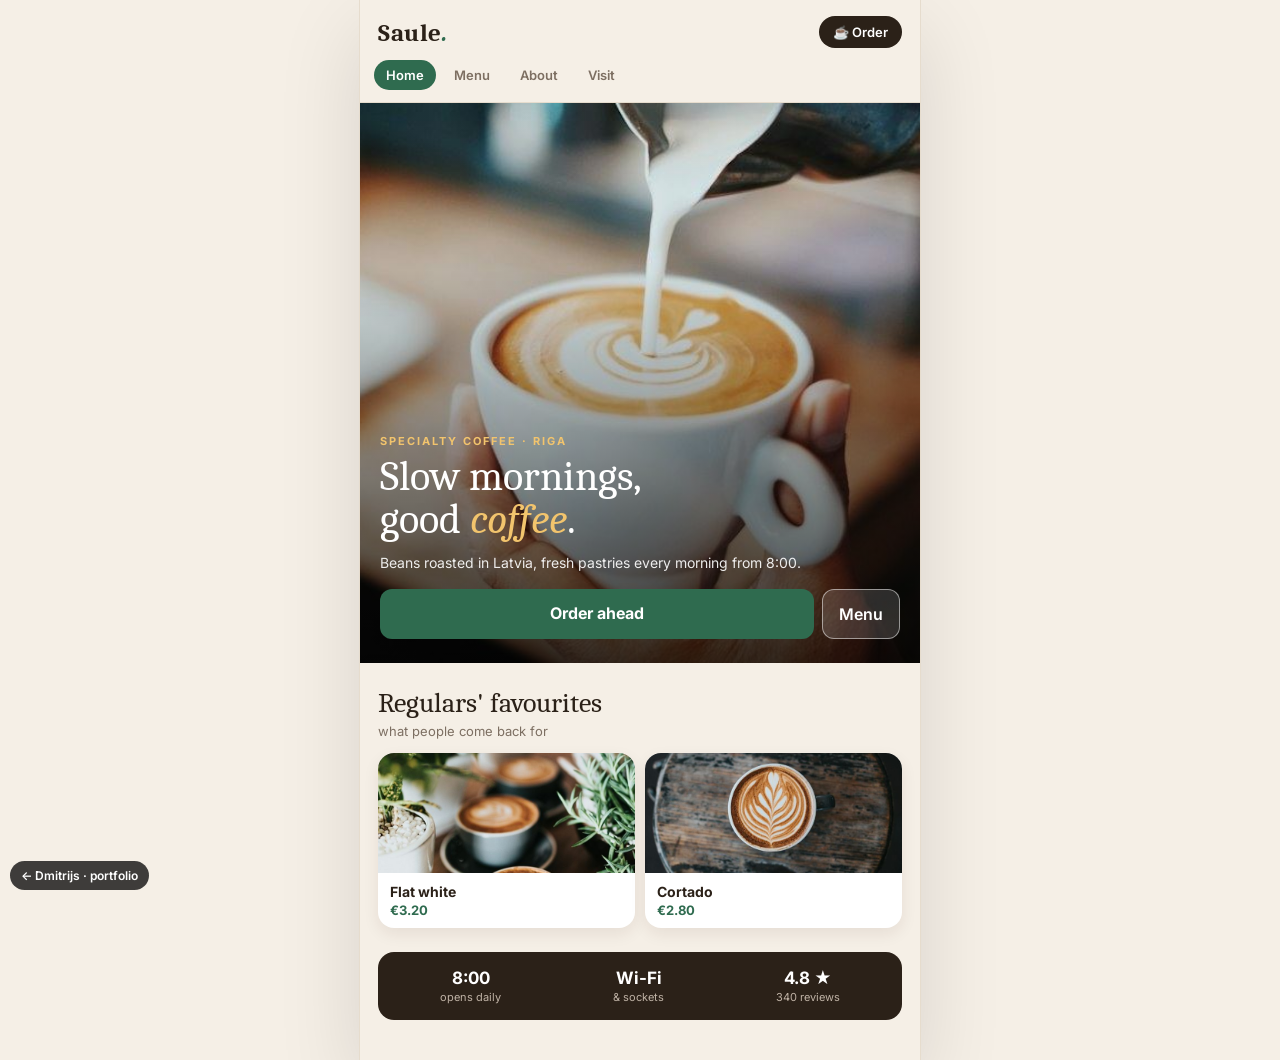
<file: kafejnica-saule.html>
<!doctype html><html lang="en"><head><meta charset="utf-8"><meta name="viewport" content="width=device-width,initial-scale=1"><title>Saule Coffee · demo</title><link rel="preconnect" href="https://fonts.googleapis.com"><link rel="preconnect" href="https://fonts.gstatic.com" crossorigin><link rel="stylesheet" href="https://fonts.googleapis.com/css2?family=Caladea:ital,wght@0,400;0,700;1,400;1,700&family=Inter:wght@400;500;600;700;800;900&display=swap"><style>:root{--bg:#f5efe6;--hdbg:rgba(245,239,230,.97);--ink:#2b2118;--acc:#2f6b4f;--acc2:#f2c46d;--disp:Caladea,serif;--card:#fff;--line:#e6dccd;--soft:#ebe2d4;--mut:#7d6f62;--tagbg:#e3efe7;--sk:#e2dbd0}
.row,.card,.hrs,.tog .on{background:var(--card)!important}.s{color:var(--ink)}.chip.on{background:var(--ink);color:var(--bg)}

*{box-sizing:border-box;margin:0}
body{background:var(--bg);margin:0;font-family:Inter;position:relative}
#hook{position:absolute;left:22px;right:22px;top:30px;font-size:31px;font-weight:900;line-height:1.08;color:#fff;letter-spacing:-.5px}
#hook em{font-style:normal;color:var(--acc2)}
#step{position:absolute;left:22px;top:124px;font-size:14px;color:#9a948e;font-weight:600}
#cnt{position:absolute;right:22px;top:118px;font:800 15px Inter;color:#111;background:var(--acc2);padding:4px 10px;border-radius:8px}
#phone{position:absolute;left:51px;top:158px;width:330px;height:592px;border-radius:46px;background:#000;padding:9px;box-shadow:0 0 0 2px #2b2724,0 30px 60px rgba(0,0,0,.6);transform-origin:50% 45%}
#screen{width:312px;height:574px;border-radius:38px;overflow:hidden;position:relative;background:var(--bg)}
.page{position:absolute;inset:0;overflow:hidden;background:var(--bg)}
.zz{width:360px;zoom:.8667}
#tap{position:absolute;width:44px;height:44px;border-radius:50%;background:rgba(255,255,255,.5);border:2px solid rgba(0,0,0,.25);opacity:0;z-index:50}
/* site */
.s{font-family:Inter;color:var(--ink)}
.hd{position:sticky;top:0;z-index:5;background:var(--hdbg);border-bottom:1px solid var(--line)}
.hd1{display:flex;justify-content:space-between;align-items:center;padding:16px 18px 8px}
.lg{font-family:var(--disp);font-size:25px;font-weight:700;letter-spacing:.5px}
.lg i{color:var(--acc)}
.ph{background:var(--ink);color:#fff;border-radius:999px;padding:8px 14px;font-size:13px;font-weight:600}
.tabs{display:flex;gap:6px;padding:4px 14px 12px}
.tb{font-size:13px;font-weight:600;padding:7px 12px;border-radius:999px;color:var(--mut)}
.tb.on{background:var(--acc);color:#fff}
.hero{position:relative;height:430px;background-size:cover;background-position:center}
.hero:after{content:'';position:absolute;inset:0;background:linear-gradient(180deg,rgba(0,0,0,.05) 30%,rgba(0,0,0,.75))}
.hc{position:absolute;left:20px;right:20px;bottom:24px;z-index:2;color:#fff}
.kick{font-size:11px;letter-spacing:.18em;font-weight:700;text-transform:uppercase;color:var(--acc2)}
.h1{font-family:var(--disp);font-size:42px;line-height:1.02;margin:8px 0 10px}
.h1 i{color:var(--acc2)}
.hp{font-size:14px;line-height:1.5;opacity:.9}
.bt{display:flex;gap:8px;margin-top:16px}
.b1{flex:1;background:var(--acc);color:#fff;text-align:center;padding:14px;border-radius:12px;font-weight:700}
.b2{background:rgba(255,255,255,.15);border:1px solid rgba(255,255,255,.5);color:#fff;padding:14px 16px;border-radius:12px;font-weight:600}
.sec{padding:24px 18px}
.h2{font-family:var(--disp);font-size:28px;margin-bottom:4px}
.sub{font-size:13px;color:var(--mut);margin-bottom:14px}
.fav{display:flex;gap:10px}
.card{flex:1;background:var(--card);border-radius:16px;overflow:hidden;box-shadow:0 6px 16px rgba(60,30,10,.08)}
.card .im{height:120px;background-size:cover;background-position:center}
.card .t{padding:10px 12px;font-weight:700;font-size:14px}.card .t span{display:block;color:var(--acc);font-size:13px;margin-top:2px}
.strip{display:flex;justify-content:space-around;background:var(--ink);color:var(--bg);margin:0 18px;border-radius:16px;padding:16px 6px;text-align:center;font-size:11px;color:#bfb2a5}
.strip b{display:block;color:#fff;font-size:17px;margin-bottom:2px}
.chips{display:flex;gap:6px;margin:4px 0 14px}.chip{font-size:12px;font-weight:600;padding:7px 12px;border-radius:999px;background:var(--soft)}.chip.on{background:var(--ink);color:#fff}
.row{display:flex;gap:12px;background:var(--card);border-radius:16px;padding:10px;margin-bottom:10px;align-items:center}
.row .im{width:86px;height:86px;border-radius:12px;background-size:cover;background-position:center;flex:none}
.row .n{font-weight:700;font-size:15px}.row .d{font-size:12px;color:var(--mut);margin:3px 0 6px;line-height:1.35}.row .p{font-weight:800;color:var(--acc)}
.tag2{display:inline-block;font-size:10px;font-weight:700;background:var(--tagbg);color:var(--acc);padding:2px 7px;border-radius:6px;margin-left:6px;vertical-align:2px}
.ab{height:260px;background-size:cover;background-position:center;border-radius:0 0 26px 26px}
.q{font-family:var(--disp);font-style:italic;font-size:22px;line-height:1.35;margin:4px 0 12px}
.tx{font-size:14px;line-height:1.6;color:var(--mut)}
.g2{display:grid;grid-template-columns:1fr 1fr;gap:8px;margin-top:16px}.g2 div{height:110px;border-radius:14px;background-size:cover;background-position:center}
.tog{display:flex;background:var(--soft);border-radius:12px;padding:4px;margin:10px 0 16px}.tog div{flex:1;text-align:center;padding:10px;font-weight:700;font-size:14px;border-radius:9px;color:var(--mut)}.tog .on{background:#fff;color:var(--ink);box-shadow:0 2px 6px rgba(0,0,0,.08)}
.big{display:block;background:var(--acc);color:#fff;text-align:center;padding:17px;border-radius:14px;font-weight:800;font-size:17px;margin-bottom:10px}
.wa{display:block;background:#1f9d55;color:#fff;text-align:center;padding:15px;border-radius:14px;font-weight:700;font-size:15px}
.map{height:150px;border-radius:16px;margin-top:18px;background:var(--soft);position:relative;overflow:hidden}
.map:before{content:'';position:absolute;inset:0;background:linear-gradient(90deg,transparent 46%,#fff 46% 50%,transparent 50%),linear-gradient(0deg,transparent 58%,#fff 58% 62%,transparent 62%),linear-gradient(35deg,transparent 30%,#f3ece0 30% 34%,transparent 34%)}
.pin{position:absolute;left:46%;top:38%;width:26px;height:26px;border-radius:50% 50% 50% 0;background:var(--acc);transform:rotate(-45deg);box-shadow:0 4px 8px rgba(0,0,0,.3)}
.hrs{margin-top:16px;background:var(--card);border-radius:16px;padding:6px 16px}.hrs div{display:flex;justify-content:space-between;padding:11px 0;border-bottom:1px solid #f0e8dc;font-size:14px}.hrs div:last-child{border:0}
.sk{color:transparent!important;background:var(--sk)!important;background-image:none!important;border-color:transparent!important;box-shadow:none!important;border-radius:10px}
.sk *{visibility:hidden!important}.sk:after{display:none}
#timer{position:absolute;right:76px;top:118px;font:700 15px 'DejaVu Sans Mono',monospace;color:var(--acc2);padding:4px 6px}
#flash{position:absolute;inset:0;background:#fff;opacity:0;z-index:60;pointer-events:none}
</style><style>
.page{position:static!important;inset:auto;overflow:visible;display:none}.page.cur{display:block}
.zz{width:auto;zoom:1;max-width:560px;margin:0 auto}
.s{min-height:100vh;background:var(--bg)}
.tb,.b1,.b2,.chip,.card,.row,.big,.wa,.ph,.tog div{cursor:pointer}
.hero{height:min(78vh,560px)}
.demo{position:fixed;left:10px;bottom:10px;z-index:9;font:600 12px Inter,sans-serif;background:rgba(0,0,0,.75);color:#fff;padding:7px 11px;border-radius:999px;text-decoration:none}
.toast{position:fixed;left:50%;bottom:20px;transform:translateX(-50%);background:var(--ink);color:var(--bg);padding:10px 16px;border-radius:10px;font:600 14px Inter,sans-serif;z-index:10}
[hidden]{display:none!important}.chip.on{color:var(--bg)!important}
@media (min-width:700px){body{background:var(--soft)}.zz{box-shadow:0 0 0 1px var(--line),0 30px 80px rgba(0,0,0,.12)}}
</style></head><body><div class="page" id="pg0"><div class="zz"><div class="s"><div class="hd"><div class="hd1"><div class="lg">Saule<i>.</i></div><div class="ph">☕ Order</div></div><div class="tabs"><div class="tb on">Home</div><div class="tb">Menu</div><div class="tb">About</div><div class="tb">Visit</div></div></div><div class="hero" style="background-image:url(img/kafejnica-saule/05.jpg);background-position:center"><div class="hc"><div class="kick">Specialty coffee · Riga</div><div class="h1">Slow mornings,<br>good <i>coffee</i>.</div><div class="hp">Beans roasted in Latvia, fresh pastries every morning from 8:00.</div><div class="bt"><div class="b1">Order ahead</div><div class="b2">Menu</div></div></div></div>
<div class="sec"><div class="h2">Regulars' favourites</div><div class="sub">what people come back for</div><div class="fav"><div class="card"><div class="im" style="background-image:url(img/kafejnica-saule/00.jpg);background-position:center"></div><div class="t">Flat white<span>€3.20</span></div></div><div class="card"><div class="im" style="background-image:url(img/kafejnica-saule/11.jpg);background-position:center"></div><div class="t">Cortado<span>€2.80</span></div></div></div></div><div class="strip"><div><b>8:00</b>opens daily</div><div><b>Wi-Fi</b>& sockets</div><div><b>4.8 ★</b>340 reviews</div></div><div style="height:40px"></div></div></div></div><div class="page" id="pg1"><div class="zz"><div class="s"><div class="hd"><div class="hd1"><div class="lg">Saule<i>.</i></div><div class="ph">☕ Order</div></div><div class="tabs"><div class="tb">Home</div><div class="tb on">Menu</div><div class="tb">About</div><div class="tb">Visit</div></div></div><div class="sec"><div class="h2">Menu</div><div class="sub">oat & almond milk free of charge</div><div class="chips"><div class="chip on">Coffee</div><div class="chip">Tea</div><div class="chip">Pastries</div><div class="chip">Brunch</div></div><div class="row"><div class="im" style="background-image:url(img/kafejnica-saule/08.jpg);background-position:center"></div><div><div class="n">Flat white<span class=tag2>BESTSELLER</span></div><div class="d">double ristretto, silky milk</div><div class="p">€3.20</div></div></div><div class="row"><div class="im" style="background-image:url(img/kafejnica-saule/03.jpg);background-position:center"></div><div><div class="n">Cappuccino</div><div class="d">classic, extra foam on request</div><div class="p">€3.40</div></div></div><div class="row"><div class="im" style="background-image:url(img/kafejnica-saule/04.jpg);background-position:center"></div><div><div class="n">Espresso flight<span class=tag2>NEW</span></div><div class="d">three origins side by side</div><div class="p">€4.90</div></div></div><div class="row"><div class="im" style="background-image:url(img/kafejnica-saule/10.jpg);background-position:center"></div><div><div class="n">Latte</div><div class="d">mild and creamy, any milk</div><div class="p">€3.60</div></div></div><div class="row"><div class="im" style="background-image:url(img/kafejnica-saule/01.jpg);background-position:center"></div><div><div class="n">Beans to go</div><div class="d">250 g, roasted this week</div><div class="p">€12.00</div></div></div><div class="row"><div class="im" style="background-image:url(img/kafejnica-saule/02.jpg);background-position:center"></div><div><div class="n">Morning set</div><div class="d">croissant + coffee until 11:00</div><div class="p">€5.50</div></div></div></div></div></div></div><div class="page" id="pg2"><div class="zz"><div class="s"><div class="hd"><div class="hd1"><div class="lg">Saule<i>.</i></div><div class="ph">☕ Order</div></div><div class="tabs"><div class="tb">Home</div><div class="tb">Menu</div><div class="tb on">About</div><div class="tb">Visit</div></div></div><div class="ab" style="background-image:url(img/kafejnica-saule/07.jpg);background-position:center"></div><div class="sec"><div class="kick" style="color:var(--acc)">Our story</div><div class="q">"We roast small batches so every cup tastes like the first one."</div><div class="tx">Saule started in 2019 as a two-table coffee bar. Today it's still the same idea: good beans, no rush, and a barista who remembers your order.</div><div class="g2"><div style="background-image:url(img/kafejnica-saule/06.jpg);background-position:center"></div><div style="background-image:url(img/kafejnica-saule/09.jpg);background-position:center"></div></div><div class="strip" style="margin:18px 0 0"><div><b>2019</b>since</div><div><b>12</b>origins</div><div><b>8:00</b>opens</div></div></div></div></div></div><div class="page" id="pg3"><div class="zz"><div class="s"><div class="hd"><div class="hd1"><div class="lg">Saule<i>.</i></div><div class="ph">☕ Order</div></div><div class="tabs"><div class="tb">Home</div><div class="tb">Menu</div><div class="tb">About</div><div class="tb on">Visit</div></div></div><div class="sec"><div class="h2">Visit us</div><div class="sub">skip the queue: order ahead</div><div class="tog"><div class="on">Order ahead · 5 min</div><div>Book a table</div></div><div class="big">☕ Order ahead</div><div class="wa">💬 Message us on WhatsApp</div><div class="map"><div class="pin"></div></div><div class="hrs"><div><span>Mon – Fri</span><b>8:00 – 19:00</b></div><div><span>Saturday</span><b>9:00 – 18:00</b></div><div><span>Sunday</span><b>10:00 – 16:00</b></div></div></div></div></div></div><a class="demo" href="./">← Dmitrijs · portfolio</a><div class="toast" id="toast" hidden></div><script>
const P=[...document.querySelectorAll('.page')];
function go(i){P.forEach((p,j)=>p.classList.toggle('cur',j===i));scrollTo(0,0);try{history.replaceState(null,'','#'+i)}catch(_){}}
P.forEach(p=>p.querySelectorAll('.tb').forEach((t,i)=>t.addEventListener('click',()=>go(i))));
document.querySelectorAll('.hero .b1').forEach(b=>b.addEventListener('click',()=>go(3)));
document.querySelectorAll('.hero .b2').forEach(b=>b.addEventListener('click',()=>go(1)));
document.querySelectorAll('.card').forEach(b=>b.addEventListener('click',()=>go(1)));
document.querySelectorAll('.chip').forEach(ch=>ch.addEventListener('click',()=>{ch.parentNode.querySelectorAll('.chip').forEach(x=>x.classList.toggle('on',x===ch))}));
document.querySelectorAll('.tog div').forEach(t=>t.addEventListener('click',()=>{t.parentNode.querySelectorAll('div').forEach(x=>x.classList.toggle('on',x===t))}));
const T=document.getElementById('toast');function toast(s){T.textContent=s;T.hidden=false;clearTimeout(toast.x);toast.x=setTimeout(()=>T.hidden=true,2200)}
document.querySelectorAll('.big,.wa,.ph,.row').forEach(b=>b.addEventListener('click',()=>toast('Demo only: in a real site this opens the call / chat / order.')));
go(+(location.hash.slice(1))||0);
</script></body></html>
</file>
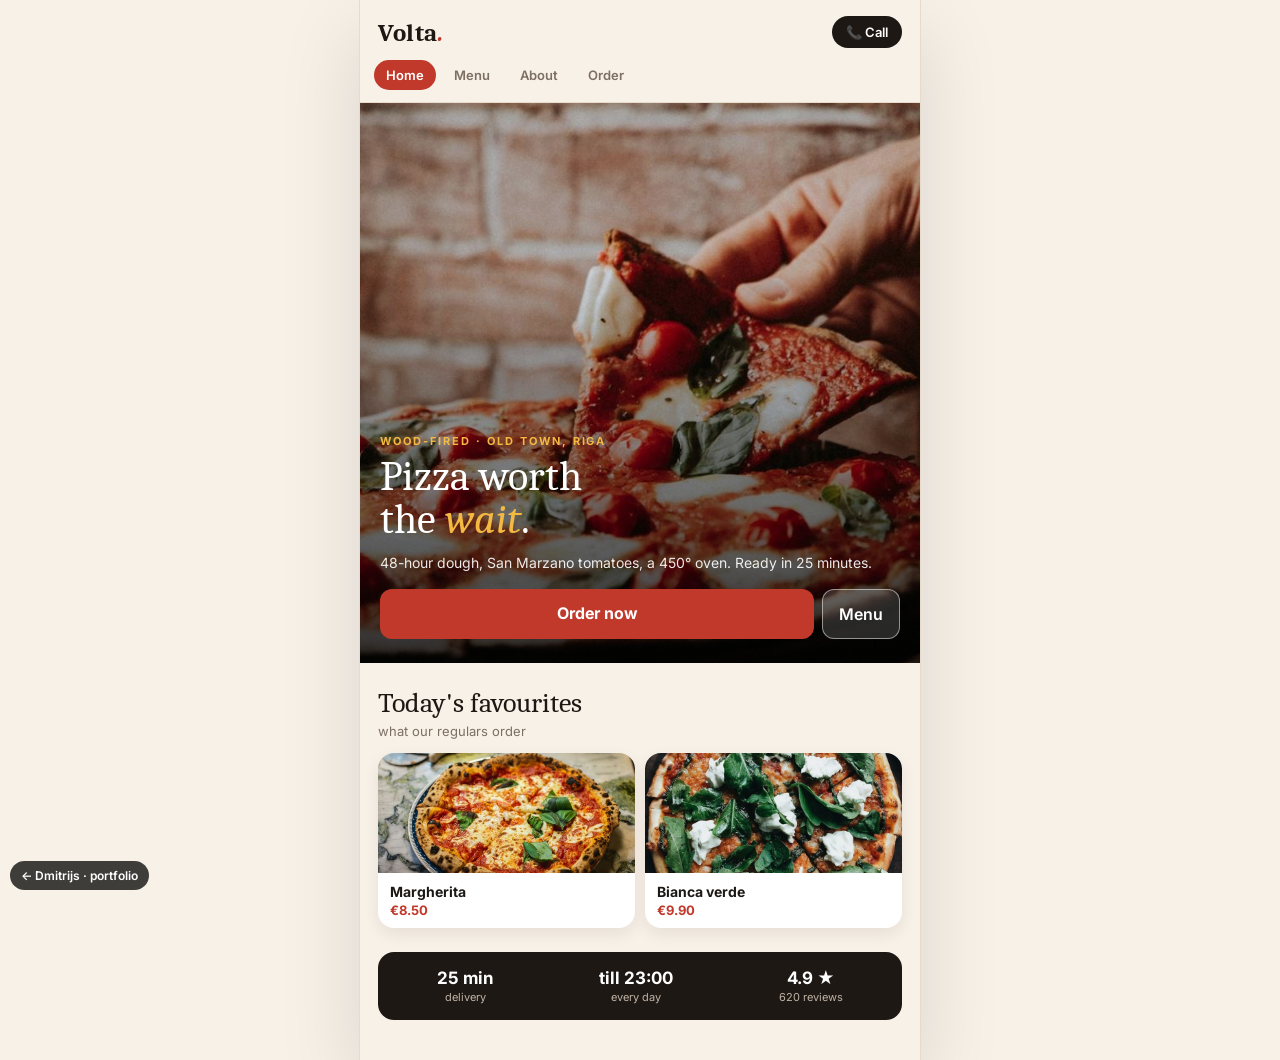
<file: pizzerija.html>
<!doctype html><html lang="en"><head><meta charset="utf-8"><meta name="viewport" content="width=device-width,initial-scale=1"><title>Volta Pizzeria · demo</title><link rel="preconnect" href="https://fonts.googleapis.com"><link rel="preconnect" href="https://fonts.gstatic.com" crossorigin><link rel="stylesheet" href="https://fonts.googleapis.com/css2?family=Caladea:ital,wght@0,400;0,700;1,400;1,700&family=Inter:wght@400;500;600;700;800;900&display=swap"><style>:root{--bg:#f7f1e8;--hdbg:rgba(247,241,232,.97);--ink:#1e1814;--acc:#c0392b;--acc2:#f4b942;--disp:Caladea,serif;--card:#fff;--line:#e7dccb;--soft:#ece2d3;--mut:#7d6f62;--tagbg:#fde8d8;--sk:#e3ddd4}
.row,.card,.hrs,.tog .on{background:var(--card)!important}.s{color:var(--ink)}.chip.on{background:var(--ink);color:var(--bg)}

*{box-sizing:border-box;margin:0}
body{background:var(--bg);margin:0;font-family:Inter;position:relative}
#hook{position:absolute;left:22px;right:22px;top:30px;font-size:31px;font-weight:900;line-height:1.08;color:#fff;letter-spacing:-.5px}
#hook em{font-style:normal;color:var(--acc2)}
#step{position:absolute;left:22px;top:124px;font-size:14px;color:#9a948e;font-weight:600}
#cnt{position:absolute;right:22px;top:118px;font:800 15px Inter;color:#111;background:var(--acc2);padding:4px 10px;border-radius:8px}
#phone{position:absolute;left:51px;top:158px;width:330px;height:592px;border-radius:46px;background:#000;padding:9px;box-shadow:0 0 0 2px #2b2724,0 30px 60px rgba(0,0,0,.6);transform-origin:50% 45%}
#screen{width:312px;height:574px;border-radius:38px;overflow:hidden;position:relative;background:var(--bg)}
.page{position:absolute;inset:0;overflow:hidden;background:var(--bg)}
.zz{width:360px;zoom:.8667}
#tap{position:absolute;width:44px;height:44px;border-radius:50%;background:rgba(255,255,255,.5);border:2px solid rgba(0,0,0,.25);opacity:0;z-index:50}
/* site */
.s{font-family:Inter;color:var(--ink)}
.hd{position:sticky;top:0;z-index:5;background:var(--hdbg);border-bottom:1px solid var(--line)}
.hd1{display:flex;justify-content:space-between;align-items:center;padding:16px 18px 8px}
.lg{font-family:var(--disp);font-size:25px;font-weight:700;letter-spacing:.5px}
.lg i{color:var(--acc)}
.ph{background:var(--ink);color:#fff;border-radius:999px;padding:8px 14px;font-size:13px;font-weight:600}
.tabs{display:flex;gap:6px;padding:4px 14px 12px}
.tb{font-size:13px;font-weight:600;padding:7px 12px;border-radius:999px;color:var(--mut)}
.tb.on{background:var(--acc);color:#fff}
.hero{position:relative;height:430px;background-size:cover;background-position:center}
.hero:after{content:'';position:absolute;inset:0;background:linear-gradient(180deg,rgba(0,0,0,.05) 30%,rgba(0,0,0,.75))}
.hc{position:absolute;left:20px;right:20px;bottom:24px;z-index:2;color:#fff}
.kick{font-size:11px;letter-spacing:.18em;font-weight:700;text-transform:uppercase;color:var(--acc2)}
.h1{font-family:var(--disp);font-size:42px;line-height:1.02;margin:8px 0 10px}
.h1 i{color:var(--acc2)}
.hp{font-size:14px;line-height:1.5;opacity:.9}
.bt{display:flex;gap:8px;margin-top:16px}
.b1{flex:1;background:var(--acc);color:#fff;text-align:center;padding:14px;border-radius:12px;font-weight:700}
.b2{background:rgba(255,255,255,.15);border:1px solid rgba(255,255,255,.5);color:#fff;padding:14px 16px;border-radius:12px;font-weight:600}
.sec{padding:24px 18px}
.h2{font-family:var(--disp);font-size:28px;margin-bottom:4px}
.sub{font-size:13px;color:var(--mut);margin-bottom:14px}
.fav{display:flex;gap:10px}
.card{flex:1;background:var(--card);border-radius:16px;overflow:hidden;box-shadow:0 6px 16px rgba(60,30,10,.08)}
.card .im{height:120px;background-size:cover;background-position:center}
.card .t{padding:10px 12px;font-weight:700;font-size:14px}.card .t span{display:block;color:var(--acc);font-size:13px;margin-top:2px}
.strip{display:flex;justify-content:space-around;background:var(--ink);color:var(--bg);margin:0 18px;border-radius:16px;padding:16px 6px;text-align:center;font-size:11px;color:#bfb2a5}
.strip b{display:block;color:#fff;font-size:17px;margin-bottom:2px}
.chips{display:flex;gap:6px;margin:4px 0 14px}.chip{font-size:12px;font-weight:600;padding:7px 12px;border-radius:999px;background:var(--soft)}.chip.on{background:var(--ink);color:#fff}
.row{display:flex;gap:12px;background:var(--card);border-radius:16px;padding:10px;margin-bottom:10px;align-items:center}
.row .im{width:86px;height:86px;border-radius:12px;background-size:cover;background-position:center;flex:none}
.row .n{font-weight:700;font-size:15px}.row .d{font-size:12px;color:var(--mut);margin:3px 0 6px;line-height:1.35}.row .p{font-weight:800;color:var(--acc)}
.tag2{display:inline-block;font-size:10px;font-weight:700;background:var(--tagbg);color:var(--acc);padding:2px 7px;border-radius:6px;margin-left:6px;vertical-align:2px}
.ab{height:260px;background-size:cover;background-position:center;border-radius:0 0 26px 26px}
.q{font-family:var(--disp);font-style:italic;font-size:22px;line-height:1.35;margin:4px 0 12px}
.tx{font-size:14px;line-height:1.6;color:var(--mut)}
.g2{display:grid;grid-template-columns:1fr 1fr;gap:8px;margin-top:16px}.g2 div{height:110px;border-radius:14px;background-size:cover;background-position:center}
.tog{display:flex;background:var(--soft);border-radius:12px;padding:4px;margin:10px 0 16px}.tog div{flex:1;text-align:center;padding:10px;font-weight:700;font-size:14px;border-radius:9px;color:var(--mut)}.tog .on{background:#fff;color:var(--ink);box-shadow:0 2px 6px rgba(0,0,0,.08)}
.big{display:block;background:var(--acc);color:#fff;text-align:center;padding:17px;border-radius:14px;font-weight:800;font-size:17px;margin-bottom:10px}
.wa{display:block;background:#1f9d55;color:#fff;text-align:center;padding:15px;border-radius:14px;font-weight:700;font-size:15px}
.map{height:150px;border-radius:16px;margin-top:18px;background:var(--soft);position:relative;overflow:hidden}
.map:before{content:'';position:absolute;inset:0;background:linear-gradient(90deg,transparent 46%,#fff 46% 50%,transparent 50%),linear-gradient(0deg,transparent 58%,#fff 58% 62%,transparent 62%),linear-gradient(35deg,transparent 30%,#f3ece0 30% 34%,transparent 34%)}
.pin{position:absolute;left:46%;top:38%;width:26px;height:26px;border-radius:50% 50% 50% 0;background:var(--acc);transform:rotate(-45deg);box-shadow:0 4px 8px rgba(0,0,0,.3)}
.hrs{margin-top:16px;background:var(--card);border-radius:16px;padding:6px 16px}.hrs div{display:flex;justify-content:space-between;padding:11px 0;border-bottom:1px solid #f0e8dc;font-size:14px}.hrs div:last-child{border:0}
.sk{color:transparent!important;background:var(--sk)!important;background-image:none!important;border-color:transparent!important;box-shadow:none!important;border-radius:10px}
.sk *{visibility:hidden!important}.sk:after{display:none}
#timer{position:absolute;right:76px;top:118px;font:700 15px 'DejaVu Sans Mono',monospace;color:var(--acc2);padding:4px 6px}
#flash{position:absolute;inset:0;background:#fff;opacity:0;z-index:60;pointer-events:none}
</style><style>
.page{position:static!important;inset:auto;overflow:visible;display:none}.page.cur{display:block}
.zz{width:auto;zoom:1;max-width:560px;margin:0 auto}
.s{min-height:100vh;background:var(--bg)}
.tb,.b1,.b2,.chip,.card,.row,.big,.wa,.ph,.tog div{cursor:pointer}
.hero{height:min(78vh,560px)}
.demo{position:fixed;left:10px;bottom:10px;z-index:9;font:600 12px Inter,sans-serif;background:rgba(0,0,0,.75);color:#fff;padding:7px 11px;border-radius:999px;text-decoration:none}
.toast{position:fixed;left:50%;bottom:20px;transform:translateX(-50%);background:var(--ink);color:var(--bg);padding:10px 16px;border-radius:10px;font:600 14px Inter,sans-serif;z-index:10}
[hidden]{display:none!important}.chip.on{color:var(--bg)!important}
@media (min-width:700px){body{background:var(--soft)}.zz{box-shadow:0 0 0 1px var(--line),0 30px 80px rgba(0,0,0,.12)}}
</style></head><body><div class="page" id="pg0"><div class="zz"><div class="s"><div class="hd"><div class="hd1"><div class="lg">Volta<i>.</i></div><div class="ph">📞 Call</div></div><div class="tabs"><div class="tb on">Home</div><div class="tb">Menu</div><div class="tb">About</div><div class="tb">Order</div></div></div><div class="hero" style="background-image:url(img/pizzerija/05.jpg);background-position:center 30%"><div class="hc"><div class="kick">Wood-fired · Old Town, Riga</div><div class="h1">Pizza worth<br>the <i>wait</i>.</div><div class="hp">48-hour dough, San Marzano tomatoes, a 450° oven. Ready in 25 minutes.</div><div class="bt"><div class="b1">Order now</div><div class="b2">Menu</div></div></div></div>
<div class="sec"><div class="h2">Today's favourites</div><div class="sub">what our regulars order</div><div class="fav"><div class="card"><div class="im" style="background-image:url(img/pizzerija/08.jpg);background-position:center"></div><div class="t">Margherita<span>€8.50</span></div></div><div class="card"><div class="im" style="background-image:url(img/pizzerija/10.jpg);background-position:center"></div><div class="t">Bianca verde<span>€9.90</span></div></div></div></div><div class="strip"><div><b>25 min</b>delivery</div><div><b>till 23:00</b>every day</div><div><b>4.9 ★</b>620 reviews</div></div><div style="height:40px"></div></div></div></div><div class="page" id="pg1"><div class="zz"><div class="s"><div class="hd"><div class="hd1"><div class="lg">Volta<i>.</i></div><div class="ph">📞 Call</div></div><div class="tabs"><div class="tb">Home</div><div class="tb on">Menu</div><div class="tb">About</div><div class="tb">Order</div></div></div><div class="sec"><div class="h2">Menu</div><div class="sub">all pizzas 32 cm · gluten-free base +€2</div><div class="chips"><div class="chip on">Pizza</div><div class="chip">Starters</div><div class="chip">Desserts</div><div class="chip">Drinks</div></div><div class="row"><div class="im" style="background-image:url(img/pizzerija/08.jpg);background-position:center"></div><div><div class="n">Margherita<span class=tag2>BESTSELLER</span></div><div class="d">San Marzano, fior di latte, basil</div><div class="p">€8.50</div></div></div><div class="row"><div class="im" style="background-image:url(img/pizzerija/11.jpg);background-position:center"></div><div><div class="n">Rucola e crudo</div><div class="d">prosciutto, rocket, parmesan</div><div class="p">€11.90</div></div></div><div class="row"><div class="im" style="background-image:url(img/pizzerija/10.jpg);background-position:center"></div><div><div class="n">Bianca verde<span class=tag2>VEG</span></div><div class="d">ricotta, spinach, garlic oil</div><div class="p">€9.90</div></div></div><div class="row"><div class="im" style="background-image:url(img/pizzerija/02.jpg);background-position:center"></div><div><div class="n">Ortolana</div><div class="d">roasted vegetables, mushrooms, herbs</div><div class="p">€10.50</div></div></div><div class="row"><div class="im" style="background-image:url(img/pizzerija/04.jpg);background-position:center"></div><div><div class="n">Rustica</div><div class="d">four cheeses, rosemary, cherry tomatoes</div><div class="p">€11.50</div></div></div><div class="row"><div class="im" style="background-image:url(img/pizzerija/00.jpg);background-position:center"></div><div><div class="n">Pollo BBQ</div><div class="d">chicken, red onion, coriander</div><div class="p">€11.90</div></div></div></div></div></div></div><div class="page" id="pg2"><div class="zz"><div class="s"><div class="hd"><div class="hd1"><div class="lg">Volta<i>.</i></div><div class="ph">📞 Call</div></div><div class="tabs"><div class="tb">Home</div><div class="tb">Menu</div><div class="tb on">About</div><div class="tb">Order</div></div></div><div class="ab" style="background-image:url(img/pizzerija/06.jpg);background-position:center"></div><div class="sec"><div class="kick" style="color:var(--acc)">Our story</div><div class="q">"We started with one oven and my grandmother's dough recipe."</div><div class="tx">Volta opened in 2016 in a small room off Old Town. Ten years later it's still the same dough, rested for 48 hours, and the same rule: if it's not good enough for us, it doesn't leave the kitchen.</div><div class="g2"><div style="background-image:url(img/pizzerija/01.jpg);background-position:center"></div><div style="background-image:url(img/pizzerija/04.jpg);background-position:center"></div></div><div class="strip" style="margin:18px 0 0"><div><b>2016</b>since</div><div><b>48 h</b>dough</div><div><b>450°</b>oven</div></div></div></div></div></div><div class="page" id="pg3"><div class="zz"><div class="s"><div class="hd"><div class="hd1"><div class="lg">Volta<i>.</i></div><div class="ph">📞 Call</div></div><div class="tabs"><div class="tb">Home</div><div class="tb">Menu</div><div class="tb">About</div><div class="tb on">Order</div></div></div><div class="sec"><div class="h2">Order</div><div class="sub">fastest way: just call us</div><div class="tog"><div class="on">Pickup · 15 min</div><div>Delivery · 25 min</div></div><div class="big">📞 Call to order</div><div class="wa">💬 Order on WhatsApp</div><div class="map"><div class="pin"></div></div><div class="hrs"><div><span>Mon – Thu</span><b>11:00 – 22:00</b></div><div><span>Fri – Sat</span><b>11:00 – 23:00</b></div><div><span>Sunday</span><b>12:00 – 22:00</b></div></div></div></div></div></div><a class="demo" href="./">← Dmitrijs · portfolio</a><div class="toast" id="toast" hidden></div><script>
const P=[...document.querySelectorAll('.page')];
function go(i){P.forEach((p,j)=>p.classList.toggle('cur',j===i));scrollTo(0,0);try{history.replaceState(null,'','#'+i)}catch(_){}}
P.forEach(p=>p.querySelectorAll('.tb').forEach((t,i)=>t.addEventListener('click',()=>go(i))));
document.querySelectorAll('.hero .b1').forEach(b=>b.addEventListener('click',()=>go(3)));
document.querySelectorAll('.hero .b2').forEach(b=>b.addEventListener('click',()=>go(1)));
document.querySelectorAll('.card').forEach(b=>b.addEventListener('click',()=>go(1)));
document.querySelectorAll('.chip').forEach(ch=>ch.addEventListener('click',()=>{ch.parentNode.querySelectorAll('.chip').forEach(x=>x.classList.toggle('on',x===ch))}));
document.querySelectorAll('.tog div').forEach(t=>t.addEventListener('click',()=>{t.parentNode.querySelectorAll('div').forEach(x=>x.classList.toggle('on',x===t))}));
const T=document.getElementById('toast');function toast(s){T.textContent=s;T.hidden=false;clearTimeout(toast.x);toast.x=setTimeout(()=>T.hidden=true,2200)}
document.querySelectorAll('.big,.wa,.ph,.row').forEach(b=>b.addEventListener('click',()=>toast('Demo only: in a real site this opens the call / chat / order.')));
go(+(location.hash.slice(1))||0);
</script></body></html>
</file>
<file: css/fonts.css>
/* LokДЃli fonti: kirilica + latД«Е†u + latvieЕЎu burti */
/* unbounded-cyrillic-500-normal */
@font-face {
  font-family: 'Unbounded';
  font-style: normal;
  font-display: swap;
  font-weight: 500;
  src: url(../fonts/unbounded-cyrillic-500-normal.woff2) format('woff2');
  unicode-range: U+0301,U+0400-045F,U+0490-0491,U+04B0-04B1,U+2116;
}
/* unbounded-latin-ext-500-normal */
@font-face {
  font-family: 'Unbounded';
  font-style: normal;
  font-display: swap;
  font-weight: 500;
  src: url(../fonts/unbounded-latin-ext-500-normal.woff2) format('woff2');
  unicode-range: U+0100-02AF,U+0304,U+0308,U+0329,U+1E00-1E9F,U+1EF2-1EFF,U+2020,U+20A0-20AB,U+20AD-20C0,U+2113,U+2C60-2C7F,U+A720-A7FF;
}
/* unbounded-latin-500-normal */
@font-face {
  font-family: 'Unbounded';
  font-style: normal;
  font-display: swap;
  font-weight: 500;
  src: url(../fonts/unbounded-latin-500-normal.woff2) format('woff2');
  unicode-range: U+0000-00FF,U+0131,U+0152-0153,U+02BB-02BC,U+02C6,U+02DA,U+02DC,U+0304,U+0308,U+0329,U+2000-206F,U+2074,U+20AC,U+2122,U+2191,U+2193,U+2212,U+2215,U+FEFF,U+FFFD;
}
/* unbounded-cyrillic-700-normal */
@font-face {
  font-family: 'Unbounded';
  font-style: normal;
  font-display: swap;
  font-weight: 700;
  src: url(../fonts/unbounded-cyrillic-700-normal.woff2) format('woff2');
  unicode-range: U+0301,U+0400-045F,U+0490-0491,U+04B0-04B1,U+2116;
}
/* unbounded-latin-ext-700-normal */
@font-face {
  font-family: 'Unbounded';
  font-style: normal;
  font-display: swap;
  font-weight: 700;
  src: url(../fonts/unbounded-latin-ext-700-normal.woff2) format('woff2');
  unicode-range: U+0100-02AF,U+0304,U+0308,U+0329,U+1E00-1E9F,U+1EF2-1EFF,U+2020,U+20A0-20AB,U+20AD-20C0,U+2113,U+2C60-2C7F,U+A720-A7FF;
}
/* unbounded-latin-700-normal */
@font-face {
  font-family: 'Unbounded';
  font-style: normal;
  font-display: optional;
  font-weight: 700;
  src: url(../fonts/unbounded-latin-700-normal.woff2) format('woff2');
  unicode-range: U+0000-00FF,U+0131,U+0152-0153,U+02BB-02BC,U+02C6,U+02DA,U+02DC,U+0304,U+0308,U+0329,U+2000-206F,U+2074,U+20AC,U+2122,U+2191,U+2193,U+2212,U+2215,U+FEFF,U+FFFD;
}
/* golos-text-cyrillic-400-normal */
@font-face {
  font-family: 'Golos Text';
  font-style: normal;
  font-display: optional;
  font-weight: 400;
  src: url(../fonts/golos-text-cyrillic-400-normal.woff2) format('woff2');
  unicode-range: U+0301,U+0400-045F,U+0490-0491,U+04B0-04B1,U+2116;
}
/* golos-text-latin-ext-400-normal */
@font-face {
  font-family: 'Golos Text';
  font-style: normal;
  font-display: optional;
  font-weight: 400;
  src: url(../fonts/golos-text-latin-ext-400-normal.woff2) format('woff2');
  unicode-range: U+0100-02AF,U+0304,U+0308,U+0329,U+1E00-1E9F,U+1EF2-1EFF,U+2020,U+20A0-20AB,U+20AD-20C0,U+2113,U+2C60-2C7F,U+A720-A7FF;
}
/* golos-text-latin-400-normal */
@font-face {
  font-family: 'Golos Text';
  font-style: normal;
  font-display: optional;
  font-weight: 400;
  src: url(../fonts/golos-text-latin-400-normal.woff2) format('woff2');
  unicode-range: U+0000-00FF,U+0131,U+0152-0153,U+02BB-02BC,U+02C6,U+02DA,U+02DC,U+0304,U+0308,U+0329,U+2000-206F,U+2074,U+20AC,U+2122,U+2191,U+2193,U+2212,U+2215,U+FEFF,U+FFFD;
}
/* golos-text-cyrillic-500-normal */
@font-face {
  font-family: 'Golos Text';
  font-style: normal;
  font-display: optional;
  font-weight: 500;
  src: url(../fonts/golos-text-cyrillic-500-normal.woff2) format('woff2');
  unicode-range: U+0301,U+0400-045F,U+0490-0491,U+04B0-04B1,U+2116;
}
/* golos-text-latin-ext-500-normal */
@font-face {
  font-family: 'Golos Text';
  font-style: normal;
  font-display: optional;
  font-weight: 500;
  src: url(../fonts/golos-text-latin-ext-500-normal.woff2) format('woff2');
  unicode-range: U+0100-02AF,U+0304,U+0308,U+0329,U+1E00-1E9F,U+1EF2-1EFF,U+2020,U+20A0-20AB,U+20AD-20C0,U+2113,U+2C60-2C7F,U+A720-A7FF;
}
/* golos-text-latin-500-normal */
@font-face {
  font-family: 'Golos Text';
  font-style: normal;
  font-display: optional;
  font-weight: 500;
  src: url(../fonts/golos-text-latin-500-normal.woff2) format('woff2');
  unicode-range: U+0000-00FF,U+0131,U+0152-0153,U+02BB-02BC,U+02C6,U+02DA,U+02DC,U+0304,U+0308,U+0329,U+2000-206F,U+2074,U+20AC,U+2122,U+2191,U+2193,U+2212,U+2215,U+FEFF,U+FFFD;
}
/* golos-text-cyrillic-600-normal */
@font-face {
  font-family: 'Golos Text';
  font-style: normal;
  font-display: optional;
  font-weight: 600;
  src: url(../fonts/golos-text-cyrillic-600-normal.woff2) format('woff2');
  unicode-range: U+0301,U+0400-045F,U+0490-0491,U+04B0-04B1,U+2116;
}
/* golos-text-latin-ext-600-normal */
@font-face {
  font-family: 'Golos Text';
  font-style: normal;
  font-display: optional;
  font-weight: 600;
  src: url(../fonts/golos-text-latin-ext-600-normal.woff2) format('woff2');
  unicode-range: U+0100-02AF,U+0304,U+0308,U+0329,U+1E00-1E9F,U+1EF2-1EFF,U+2020,U+20A0-20AB,U+20AD-20C0,U+2113,U+2C60-2C7F,U+A720-A7FF;
}
/* golos-text-latin-600-normal */
@font-face {
  font-family: 'Golos Text';
  font-style: normal;
  font-display: optional;
  font-weight: 600;
  src: url(../fonts/golos-text-latin-600-normal.woff2) format('woff2');
  unicode-range: U+0000-00FF,U+0131,U+0152-0153,U+02BB-02BC,U+02C6,U+02DA,U+02DC,U+0304,U+0308,U+0329,U+2000-206F,U+2074,U+20AC,U+2122,U+2191,U+2193,U+2212,U+2215,U+FEFF,U+FFFD;
}
</file>
<file: css/site.css>
/* Dmitrijs Pogodins — portfolio. Tumšs premium, zils akcents, stikla kartītes. */
:root {
  --bg: #07080c;
  --bg-2: #0d0f16;
  --fg: #eef0f6;
  --muted: #8d93a5;
  --line: rgba(255, 255, 255, .09);
  --glass: rgba(255, 255, 255, .035);
  --accent: #3d59ec; /* baltam tekstam kontrasts ≥ 4.5 */
  --accent-2: #8aa0ff;
  --hi: #f2b632;
  --display: "Unbounded", "Arial Black", sans-serif;
  --body: "Golos Text", "Segoe UI", system-ui, sans-serif;
  --gut: clamp(16px, 4.5vw, 64px);
  --ease: cubic-bezier(.16, 1, .3, 1);
  --r: 22px;
}
*, *::before, *::after { box-sizing: border-box; }
html { -webkit-text-size-adjust: 100%; background: var(--bg); color-scheme: dark; }
html.lenis, html.lenis body { height: auto; }
.lenis.lenis-smooth { scroll-behavior: auto !important; }
body { margin: 0; background: var(--bg); color: var(--fg); font: 400 1.0625rem/1.6 var(--body); -webkit-font-smoothing: antialiased; overflow-x: hidden; }
main, .foot { position: relative; z-index: 2; overflow-x: clip; }
img { display: block; max-width: 100%; height: auto; }
figure { margin: 0; }
a { color: inherit; }
h1, h2, h3, p { margin: 0; }
.skip { position: absolute; left: 8px; top: -60px; z-index: 300; background: var(--accent); color: #fff; padding: 10px 16px; border-radius: 10px; }
.skip:focus { top: 8px; }
:focus-visible { outline: 2px solid var(--accent-2); outline-offset: 3px; }
::selection { background: var(--accent); color: #fff; }

/* fons: graudi + divi mīksti mirdzumi */
.noise { position: fixed; inset: 0; z-index: 1; pointer-events: none; opacity: .05;
  background-image: url("data:image/svg+xml,%3Csvg xmlns='http://www.w3.org/2000/svg' width='180' height='180'%3E%3Cfilter id='n'%3E%3CfeTurbulence type='fractalNoise' baseFrequency='.85' numOctaves='2'/%3E%3C/filter%3E%3Crect width='100%25' height='100%25' filter='url(%23n)'/%3E%3C/svg%3E"); }
.glow { position: fixed; z-index: 0; width: 60vmax; height: 60vmax; border-radius: 50%; filter: blur(80px); opacity: .35; pointer-events: none; will-change: transform; }
.g1 { left: -20vmax; top: -25vmax; background: radial-gradient(circle, #2f47d6 0%, transparent 65%); }
.g2 { right: -25vmax; top: 30vh; background: radial-gradient(circle, #5b2bd6 0%, transparent 65%); opacity: .22; }

/* ---------- Priekškars ---------- */
.curtain { position: fixed; inset: 0; z-index: 400; background: var(--bg); display: none; place-items: center; }
.motion .curtain { display: grid; }
.curtain-logo { font: 700 clamp(2.5rem, 8vw, 5rem)/1 var(--display); letter-spacing: -.04em; color: var(--fg); }

/* ---------- Pogas ---------- */
.btn { position: relative; display: inline-flex; align-items: center; justify-content: center; gap: 10px; min-height: 50px; padding: 0 1.5em; border-radius: 999px; border: 1px solid transparent;
  font: 500 1rem/1 var(--body); text-decoration: none; cursor: pointer; overflow: hidden; isolation: isolate; transition: color .3s, border-color .3s, background-color .3s; will-change: transform; }
.btn-sm { min-height: 42px; padding: 0 1.15em; font-size: .9375rem; }
.btn-lg { min-height: 58px; padding: 0 1.9em; font-size: 1.0625rem; }
.btn-accent { background: var(--accent); color: #fff; box-shadow: 0 10px 40px -10px rgba(77, 107, 255, .8); }
.btn-accent::before { content: ""; position: absolute; inset: 0; z-index: -1; background: #fff; transform: translateY(101%); border-radius: inherit; transition: transform .5s var(--ease); }
.btn-accent:hover { color: var(--bg); }
.btn-accent:hover::before { transform: none; }
.btn-ghost { border-color: var(--line); color: var(--fg); background: var(--glass); backdrop-filter: blur(10px); -webkit-backdrop-filter: blur(10px); }
.btn-ghost:hover { border-color: rgba(255,255,255,.35); }
.btn-light { background: #fff; color: var(--bg); }
.btn-light:hover { background: var(--hi); }
.arr { font-style: normal; transition: transform .4s var(--ease); }
.btn:hover .arr { transform: translateX(5px); }

/* ---------- Galvene ---------- */
.top { position: fixed; inset: 0 0 auto; z-index: 100; display: flex; align-items: center; gap: 18px; padding: 14px var(--gut); transition: transform .5s var(--ease), background-color .3s, border-color .3s; border-bottom: 1px solid transparent; }
.top.is-solid { background: rgba(7, 8, 12, .72); backdrop-filter: blur(16px) saturate(1.4); -webkit-backdrop-filter: blur(16px) saturate(1.4); border-color: var(--line); }
.top.is-hidden { transform: translateY(-110%); }
.brand { display: flex; align-items: center; gap: 10px; text-decoration: none; margin-right: auto; }
.mono { display: grid; place-items: center; width: 38px; height: 38px; border-radius: 11px; background: var(--accent); font: 700 .8125rem/1 var(--display); color: #fff; box-shadow: 0 6px 24px -6px rgba(77,107,255,.9); }
.brand-name { display: none; font: 500 .9375rem/1 var(--display); letter-spacing: -.02em; }
.nav { display: none; gap: 4px; padding: 4px; border: 1px solid var(--line); border-radius: 999px; background: var(--glass); }
.nav a { padding: 8px 14px; border-radius: 999px; text-decoration: none; font-size: .9375rem; color: var(--muted); transition: color .2s, background-color .2s; }
.nav a:hover { color: var(--fg); background: rgba(255,255,255,.06); }
.lang { display: flex; gap: 2px; padding: 3px; border: 1px solid var(--line); border-radius: 999px; background: var(--glass); }
.lang button { font: 600 .75rem/1 var(--body); letter-spacing: .06em; border: 0; background: transparent; color: var(--muted); border-radius: 999px; padding: 8px 10px; min-height: 32px; cursor: pointer; }
.lang button[aria-pressed="true"] { background: var(--fg); color: var(--bg); }
.top .btn { display: none; }
@media (min-width: 640px) { .brand-name { display: inline; } .top .btn { display: inline-flex; } }
@media (min-width: 1000px) { .nav { display: flex; } }

/* ---------- HERO ---------- */
.hero { position: relative; min-height: 100svh; display: grid; align-content: center; gap: 40px; padding: 110px var(--gut) 80px; }
.hero-copy { position: relative; z-index: 3; min-width: 0; }
.hero-title { font: 700 clamp(2.5rem, 9.6vw, 7.4rem)/1 var(--display); letter-spacing: -.045em; }
.ln { display: block; overflow: hidden; padding: .06em 0 .1em; margin: -.06em 0 -.1em; }
.ln > span { display: inline-block; }
.rot-wrap { position: relative; }
.rot-box { display: inline-block; }
/* vienkrāsains: gradienta teksts kustīgā konteinerā Chromium dažreiz netiek uzzīmēts */
.rot { color: var(--accent-2); padding-right: .06em; }
.lead { margin-top: 26px; max-width: 38em; font-size: clamp(1.0625rem, 1.5vw, 1.25rem); color: var(--muted); }
.cta-row { display: flex; flex-wrap: wrap; gap: 12px; margin-top: 32px; }
.facts { display: flex; flex-wrap: wrap; gap: 14px 40px; margin: 44px 0 0; }
.facts div { min-width: 120px; }
.facts dt { font: 700 2.4rem/1 var(--display); letter-spacing: -.04em; }
.facts div:nth-child(2) dt::after { content: "+"; color: var(--accent); }
.facts dd { margin: 6px 0 0; color: var(--muted); font-size: .9375rem; }
.scroll-hint { position: absolute; left: 50%; bottom: 22px; transform: translateX(-50%); font-size: .75rem; letter-spacing: .2em; text-transform: uppercase; color: var(--muted); }
.scroll-hint::after { content: ""; display: block; width: 1px; height: 36px; margin: 10px auto 0; background: linear-gradient(var(--muted), transparent); }

/* ierīču skatuve */
.stage { position: relative; height: min(110vw, 560px); perspective: 1400px; }
.stage-inner { position: absolute; inset: 0; transform-style: preserve-3d; will-change: transform; }
.dev { position: absolute; overflow: hidden; background: #111; box-shadow: 0 40px 80px -30px rgba(0,0,0,.9), 0 0 0 1px rgba(255,255,255,.08); will-change: transform; }
.dev img { width: 100%; }
.browser { border-radius: 14px; }
.browser .bar { display: flex; align-items: center; gap: 6px; height: 28px; padding: 0 12px; background: #1a1c24; border-bottom: 1px solid rgba(255,255,255,.06); }
.browser .bar i { width: 9px; height: 9px; border-radius: 50%; background: #3a3d48; }
.browser .bar i:first-child { background: #ff5f57; } .browser .bar i:nth-child(2) { background: #febc2e; } .browser .bar i:nth-child(3) { background: #28c840; }
.browser .bar span { margin: 0 auto; padding: 3px 14px; border-radius: 6px; background: rgba(255,255,255,.05); font-size: .6875rem; color: var(--muted); }
.phone { border-radius: 30px; border: 6px solid #1b1d25; aspect-ratio: 420 / 910; }
.phone img { height: 100%; object-fit: cover; object-position: top; }
.b1 { width: 78%; left: 0; top: 4%; transform: translateZ(-60px) rotateY(10deg) rotateX(4deg); }
.b2 { width: 60%; right: 0; bottom: 2%; transform: translateZ(-120px) rotateY(-8deg); opacity: .9; }
.p1 { width: 30%; right: 12%; top: 0; transform: translateZ(80px) rotate(6deg); }
.p2 { width: 27%; left: 14%; bottom: 0; transform: translateZ(120px) rotate(-7deg); }
.badge { position: absolute; z-index: 5; padding: 9px 14px; border-radius: 999px; font: 600 .8125rem/1 var(--body); background: rgba(13,15,22,.75); border: 1px solid var(--line); backdrop-filter: blur(12px); -webkit-backdrop-filter: blur(12px); transform: translateZ(160px); }
.bd1 { left: 2%; top: 48%; } .bd2 { right: 2%; bottom: 24%; }
@media (min-width: 1000px) {
  .hero { grid-template-columns: minmax(0, 1.05fr) minmax(0, .95fr); gap: 3vw; }
  .hero-title { font-size: clamp(2.6rem, 5.3vw, 6rem); }
  .stage { height: min(52vw, 640px); }
}

/* ---------- Lente ---------- */
.marquee { position: relative; z-index: 2; overflow: hidden; border-block: 1px solid var(--line); padding: 22px 0; background: rgba(255,255,255,.015); }
.mq-track { display: flex; gap: 48px; width: max-content; will-change: transform; }
.mq-track span { display: inline-flex; align-items: center; gap: 48px; font: 500 clamp(1.4rem, 3.6vw, 2.6rem)/1 var(--display); letter-spacing: -.03em; white-space: nowrap; color: rgba(238,240,246,.88); }
.mq-track span::after { content: ""; width: 12px; height: 12px; border-radius: 50%; background: var(--accent); box-shadow: 0 0 18px var(--accent); }
.mq-track span:nth-child(even) { -webkit-text-stroke: 1px rgba(238,240,246,.5); color: transparent; }

/* ---------- Sadaļas ---------- */
.sec { padding: clamp(90px, 13vw, 170px) var(--gut) 0; max-width: 1360px; margin: 0 auto; }
.sec-head { display: grid; gap: 14px; margin-bottom: 44px; }
.h2 { font: 700 clamp(2.2rem, 6vw, 4.8rem)/1 var(--display); letter-spacing: -.045em; }
.h2 sup { font-size: .32em; vertical-align: top; color: var(--accent-2); letter-spacing: 0; margin-left: .2em; }
.sub { max-width: 40em; color: var(--muted); font-size: 1.0625rem; }
@media (min-width: 900px) { .sec-head { grid-template-columns: 1fr 1fr; align-items: end; } }
.glass { background: var(--glass); border: 1px solid var(--line); border-radius: var(--r); backdrop-filter: blur(14px); -webkit-backdrop-filter: blur(14px); }

/* ---------- Darbi ---------- */
.filters { display: flex; flex-wrap: wrap; gap: 8px; margin-bottom: 30px; }
.filters button { font: 500 .9375rem/1 var(--body); color: var(--muted); background: var(--glass); border: 1px solid var(--line); border-radius: 999px; padding: 11px 18px; min-height: 44px; cursor: pointer; transition: color .25s, background-color .25s, border-color .25s; }
.filters button:hover { color: var(--fg); }
.filters button[aria-pressed="true"] { background: var(--fg); color: var(--bg); border-color: var(--fg); }
.grid { list-style: none; margin: 0; padding: 0; display: grid; grid-template-columns: 1fr; gap: 22px; }
@media (min-width: 760px) { .grid { grid-template-columns: repeat(2, 1fr); gap: 26px; } }
.card { perspective: 1200px; }
.card.is-out { display: none; }
.card a { display: block; text-decoration: none; transform-style: preserve-3d; transition: transform .6s var(--ease); will-change: transform; }
.shot { position: relative; aspect-ratio: 16 / 11; border-radius: var(--r); overflow: hidden; background: linear-gradient(160deg, #141826, #0b0d14); border: 1px solid var(--line); isolation: isolate; }
.shot::after { content: ""; position: absolute; inset: 0; z-index: 3; border-radius: inherit; pointer-events: none; background: radial-gradient(600px circle at var(--mx, 50%) var(--my, 0%), rgba(255,255,255,.12), transparent 45%); opacity: 0; transition: opacity .4s; }
.card a:hover .shot::after { opacity: 1; }
/* pārlūka logs ar garu skrīnšotu, kas ritinās */
.shot .win { position: absolute; left: 7%; right: 7%; top: 9%; bottom: -2%; border-radius: 12px 12px 0 0; overflow: hidden; background: #111; box-shadow: 0 30px 60px -20px rgba(0,0,0,.9); }
.shot .win .bar { height: 22px; display: flex; gap: 5px; align-items: center; padding: 0 10px; background: #1a1c24; }
.shot .win .bar i { width: 7px; height: 7px; border-radius: 50%; background: #3a3d48; }
.shot .win img { width: 100%; transition: transform 3.2s cubic-bezier(.45, 0, .2, 1); }
.card a:hover .shot .win img { transform: translateY(calc(-100% + 100px)); }
/* telefona demo: divi telefoni */
.shot .ph { position: absolute; width: 34%; aspect-ratio: 420 / 910; border-radius: 22px; border: 5px solid #1b1d25; overflow: hidden; background: #111; box-shadow: 0 30px 60px -20px rgba(0,0,0,.9); transition: transform .8s var(--ease); }
.shot .ph img { width: 100%; height: 100%; object-fit: cover; object-position: top; }
.shot .ph-a { left: 16%; top: 10%; transform: rotate(-6deg); }
.shot .ph-b { right: 16%; top: 16%; transform: rotate(6deg); }
.card a:hover .ph-a { transform: rotate(-10deg) translate(-14px, -8px); }
.card a:hover .ph-b { transform: rotate(10deg) translate(14px, -8px); }
.shot .color { position: absolute; inset: 0; z-index: -1; opacity: .55; }
.meta { display: flex; justify-content: space-between; align-items: flex-start; gap: 14px; padding: 18px 4px 0; }
.meta h3 { font: 600 1.25rem/1.2 var(--display); letter-spacing: -.03em; }
.meta p { margin-top: 6px; color: var(--muted); font-size: .9375rem; }
.meta .tag { display: inline-block; margin-top: 10px; font-size: .75rem; letter-spacing: .06em; text-transform: uppercase; color: var(--accent-2); }
.go { flex: none; display: grid; place-items: center; width: 46px; height: 46px; border-radius: 50%; border: 1px solid var(--line); font-size: 1.1rem; transition: background-color .3s, color .3s, transform .5s var(--ease); }
.card a:hover .go { background: var(--fg); color: var(--bg); transform: rotate(-45deg); }

/* ---------- Klientu projekti ---------- */
.cgrid { list-style: none; margin: 0; padding: 0; display: grid; grid-template-columns: 1fr; gap: 30px; }
@media (min-width: 900px) { .cgrid { grid-template-columns: repeat(2, 1fr); gap: 34px 30px; } }
.cshot { aspect-ratio: 16 / 12; background: radial-gradient(120% 90% at 0% 0%, rgba(77,107,255,.28), transparent 60%), linear-gradient(160deg, #121628, #090b12); }
.cshot .win { left: 6%; right: 18%; top: 8%; }
.cshot .win .bar em { margin: 0 auto; padding: 2px 10px; border-radius: 5px; background: rgba(255,255,255,.06); font: 400 .625rem/1.4 var(--body); font-style: normal; color: var(--muted); }
.ph-c { width: 25%; right: 6%; bottom: 8%; top: auto; transform: rotate(4deg); z-index: 2; }
.card a:hover .ph-c { transform: rotate(0deg) translateY(-12px); }
.status { position: absolute; z-index: 4; left: 16px; top: 14px; display: inline-flex; align-items: center; gap: 7px; padding: 6px 11px; border-radius: 999px; font: 600 .75rem/1 var(--body);
  background: rgba(7,8,12,.7); border: 1px solid var(--line); backdrop-filter: blur(10px); -webkit-backdrop-filter: blur(10px); }
.status i { width: 8px; height: 8px; border-radius: 50%; background: #3ddc84; box-shadow: 0 0 0 0 rgba(61,220,132,.7); }
.motion .status i { animation: pulse 1.8s infinite; }
.status.wip i { background: var(--hi); box-shadow: none; animation: none; }
@keyframes pulse { 0% { box-shadow: 0 0 0 0 rgba(61,220,132,.6); } 70% { box-shadow: 0 0 0 8px rgba(61,220,132,0); } 100% { box-shadow: 0 0 0 0 rgba(61,220,132,0); } }
.ccard .meta h3 { font-size: clamp(1.4rem, 2.4vw, 1.9rem); margin-top: 4px; }
.kind { font-size: .8125rem; color: var(--accent-2); letter-spacing: .02em; }
.visit { display: inline-block; margin-top: 12px; font-weight: 600; font-size: .9375rem; border-bottom: 1px solid currentColor; padding-bottom: 2px; transition: color .3s; }
.card a:hover .visit { color: var(--accent-2); }

/* ---------- AI ---------- */
.ai { display: grid; grid-template-columns: 1fr; gap: 18px; }
@media (min-width: 860px) { .ai { grid-template-columns: minmax(0, 1fr) minmax(0, 1fr); } }
.chat, .back { overflow: hidden; display: flex; flex-direction: column; min-height: 520px; }
.ch-top { display: flex; gap: 12px; align-items: center; padding: 14px 18px; border-bottom: 1px solid var(--line); }
.av { width: 38px; height: 38px; border-radius: 50%; background: #c0392b; color: #fff; display: grid; place-items: center; font: 700 .9375rem var(--display); flex: none; }
.ch-top b { display: block; font-size: .9375rem; } .ch-top small { color: #3ddc84; font-size: .75rem; }
.msgs { flex: 1; padding: 18px; display: flex; flex-direction: column; gap: 8px; overflow-y: auto; max-height: 420px; }
.m { max-width: 85%; padding: 10px 14px; border-radius: 18px; font-size: .9375rem; line-height: 1.45; white-space: pre-line; animation: pop .25s var(--ease); }
.m.bot { background: rgba(255,255,255,.06); border: 1px solid var(--line); align-self: flex-start; border-bottom-left-radius: 5px; }
.m.me { background: var(--accent); color: #fff; align-self: flex-end; border-bottom-right-radius: 5px; }
.m.typing { color: var(--muted); font-style: italic; }
@keyframes pop { from { transform: translateY(8px); opacity: 0; } to { transform: none; opacity: 1; } }
.chips2 { display: flex; flex-wrap: wrap; gap: 6px; padding: 14px 18px; border-top: 1px solid var(--line); }
.chips2 button { font: 500 .875rem var(--body); border: 1px solid rgba(138,160,255,.6); color: var(--accent-2); background: transparent; border-radius: 999px; padding: 9px 14px; min-height: 40px; cursor: pointer; transition: background-color .2s; }
.chips2 button:hover { background: rgba(77,107,255,.15); }
.chips2 form { display: flex; gap: 6px; width: 100%; }
.chips2 input { flex: 1; min-width: 0; font: 1rem var(--body); padding: 10px 14px; border-radius: 12px; border: 1px solid var(--line); background: rgba(0,0,0,.3); color: var(--fg); }
.back { padding: 20px; gap: 14px; }
.back h3 { font: 600 1.0625rem var(--display); letter-spacing: -.02em; }
.back .hint { color: var(--muted); font-size: .875rem; margin: -6px 0 0; }
.ev { border: 1px solid var(--line); border-radius: 16px; padding: 12px 14px; display: flex; flex-direction: column; gap: 8px; opacity: .4; transition: opacity .4s, border-color .4s, box-shadow .4s; }
.ev.on { opacity: 1; border-color: rgba(77,107,255,.7); box-shadow: 0 0 30px -10px rgba(77,107,255,.7); }
.ev .lab { font-size: .6875rem; text-transform: uppercase; letter-spacing: .1em; color: var(--muted); display: flex; justify-content: space-between; }
.ev .lab i { font-style: normal; color: #3ddc84; }
.sheet { width: 100%; border-collapse: collapse; font-size: .78rem; font-variant-numeric: tabular-nums; }
.sheet td, .sheet th { border: 1px solid var(--line); padding: 5px 7px; text-align: left; white-space: nowrap; overflow: hidden; text-overflow: ellipsis; max-width: 120px; }
.sheet th { color: var(--muted); font-weight: 500; }
.sheet tr.new td { background: rgba(77,107,255,.18); animation: pop .3s; }
.tg { background: rgba(255,255,255,.05); border-radius: 12px; padding: 10px 12px; font-size: .84rem; line-height: 1.45; white-space: pre-line; }
.svc { display: grid; grid-template-columns: repeat(auto-fit, minmax(220px, 1fr)); gap: 12px; margin-top: 18px; }
.svc div { padding: 18px; display: flex; flex-direction: column; gap: 4px; }
.svc b { font-size: 1rem; } .svc span { color: var(--muted); font-size: .875rem; }

/* ---------- Process ---------- */
.timeline { position: relative; list-style: none; margin: 0; padding: 0 0 0 38px; display: grid; gap: 34px; counter-reset: s; }
.timeline li { position: relative; display: grid; gap: 6px; counter-increment: s; }
.timeline li b { font: 600 clamp(1.2rem, 2.6vw, 1.7rem)/1.2 var(--display); letter-spacing: -.03em; }
.timeline li b::before { content: counter(s, decimal-leading-zero); margin-right: .55em; color: var(--accent-2); font-size: .7em; }
.timeline li > span:not(.dot) { color: var(--muted); max-width: 36em; }
.timeline .dot { position: absolute; left: -38px; top: 6px; width: 16px; height: 16px; border-radius: 50%; background: var(--bg); border: 2px solid var(--accent); box-shadow: 0 0 0 6px var(--bg); z-index: 2; }
.tl-line { position: absolute; left: 7px; top: 8px; bottom: 8px; width: 2px; background: var(--line); }
.tl-fill { position: absolute; inset: 0; background: linear-gradient(var(--accent), var(--accent-2)); transform-origin: top; transform: scaleY(1); box-shadow: 0 0 16px var(--accent); }
@media (min-width: 900px) {
  .timeline { grid-template-columns: repeat(4, 1fr); padding: 38px 0 0; gap: 28px; }
  .timeline .dot { left: 0; top: -38px; }
  .tl-line { left: 8px; right: 8px; top: -31px; bottom: auto; width: auto; height: 2px; }
  .tl-fill { transform-origin: left; }
}

/* ---------- Cenas ---------- */
.plans { display: grid; grid-template-columns: 1fr; gap: 16px; }
@media (min-width: 900px) { .plans { grid-template-columns: repeat(3, 1fr); align-items: stretch; } }
.plan { position: relative; display: flex; flex-direction: column; gap: 10px; padding: 30px 26px 26px; }
.plan h3 { font: 600 1.375rem/1.1 var(--display); letter-spacing: -.03em; }
.pd { color: var(--muted); font-size: .9375rem; min-height: 2.8em; }
.amount { display: flex; align-items: flex-start; gap: 4px; margin: 10px 0 8px; font: 700 clamp(3.2rem, 7vw, 4.4rem)/1 var(--display); letter-spacing: -.05em; }
.amount .eur { font-size: .42em; margin-top: .2em; color: var(--muted); letter-spacing: 0; }
.plan ul { list-style: none; margin: 0 0 18px; padding: 0; display: grid; gap: 10px; flex: 1; }
.plan li { display: flex; gap: 10px; font-size: .9375rem; }
.plan li::before { content: ""; flex: none; width: 18px; height: 18px; margin-top: 2px; border-radius: 50%; background: rgba(77,107,255,.2) url("data:image/svg+xml,%3Csvg xmlns='http://www.w3.org/2000/svg' viewBox='0 0 16 16'%3E%3Cpath d='M4 8.5l2.5 2.5L12 5.5' fill='none' stroke='%238aa0ff' stroke-width='2' stroke-linecap='round' stroke-linejoin='round'/%3E%3C/svg%3E") center/12px no-repeat; }
.plan .btn { width: 100%; }
.term { display: inline-flex; align-self: flex-start; align-items: center; gap: 7px; margin: -2px 0 10px; padding: 6px 11px; border-radius: 999px; font-size: .8125rem; font-weight: 500; background: rgba(255,255,255,.06); border: 1px solid var(--line); }
.term::before { content: ""; width: 7px; height: 7px; border-radius: 50%; background: #3ddc84; }
.plus { font-size: .875rem; font-weight: 600; color: var(--accent-2); margin-bottom: 2px; }
.plan-hot .plus { color: #fff; }
.plan-hot .term { background: rgba(255,255,255,.14); border-color: rgba(255,255,255,.25); }
.plan .feat { gap: 11px; }
.plan .feat li { line-height: 1.45; }
.all { display: flex; flex-wrap: wrap; align-items: center; gap: 10px 14px; margin-top: 22px; padding: 18px 22px; border: 1px solid var(--line); border-radius: var(--r); background: var(--glass); }
.all h3 { font: 600 1rem/1.2 var(--display); letter-spacing: -.02em; margin-right: 8px; }
.all ul { list-style: none; margin: 0; padding: 0; display: flex; flex-wrap: wrap; gap: 8px 18px; }
.all li { display: flex; align-items: center; gap: 8px; font-size: .9375rem; color: var(--muted); }
.all li::before { content: "✓"; color: #3ddc84; font-weight: 700; }
.plan-hot { border-radius: var(--r); background: linear-gradient(160deg, #4d6bff 0%, #2b3fd0 55%, #1d2aa0 100%); box-shadow: 0 30px 80px -30px rgba(77,107,255,.9); }
.plan-hot .pd, .plan-hot .amount .eur { color: rgba(255,255,255,.75); }
.plan-hot li::before { background-color: rgba(255,255,255,.2); background-image: url("data:image/svg+xml,%3Csvg xmlns='http://www.w3.org/2000/svg' viewBox='0 0 16 16'%3E%3Cpath d='M4 8.5l2.5 2.5L12 5.5' fill='none' stroke='white' stroke-width='2' stroke-linecap='round' stroke-linejoin='round'/%3E%3C/svg%3E"); }
.pop { position: absolute; top: 18px; right: 18px; padding: 6px 12px; border-radius: 999px; background: var(--hi); color: var(--bg); font: 600 .75rem/1 var(--body); }
.extras { display: grid; grid-template-columns: 1fr; gap: 0; margin: 28px 0 0; border-top: 1px solid var(--line); }
.extras div { display: flex; justify-content: space-between; gap: 16px; padding: 16px 0; border-bottom: 1px solid var(--line); }
.extras dt { color: var(--muted); } .extras dd { margin: 0; font-weight: 600; white-space: nowrap; }
@media (min-width: 760px) { .extras { grid-template-columns: 1fr 1fr; column-gap: 40px; } }
.note { margin-top: 18px; color: var(--muted); font-size: .875rem; }

/* ---------- Kontakti ---------- */
.contact { text-align: center; display: grid; justify-items: center; gap: 20px; padding-bottom: clamp(90px, 12vw, 160px); }
.contact-title { font: 700 clamp(2.4rem, 8vw, 6.6rem)/1 var(--display); letter-spacing: -.05em; max-width: 12em; }
.mail { display: flex; flex-wrap: wrap; justify-content: center; align-items: center; gap: 10px; margin-top: 10px; }
.mail-link { font: 500 clamp(1.1rem, 3.2vw, 1.9rem)/1.2 var(--display); letter-spacing: -.03em; text-decoration: none; background: linear-gradient(var(--accent-2), var(--accent-2)) left bottom / 0 2px no-repeat; padding-bottom: 4px; transition: background-size .5s var(--ease); overflow-wrap: anywhere; }
.mail-link:hover { background-size: 100% 2px; }
.foot { display: flex; justify-content: space-between; flex-wrap: wrap; gap: 10px; padding: 26px var(--gut); border-top: 1px solid var(--line); color: var(--muted); font-size: .875rem; }
.foot a { color: var(--fg); }

.toast { position: fixed; left: 50%; bottom: 24px; z-index: 300; transform: translateX(-50%); background: var(--fg); color: var(--bg); padding: 10px 16px; border-radius: 12px; font-weight: 500; }

/* ---------- Kursors ---------- */
.cursor { display: none; }
@media (hover: hover) and (pointer: fine) {
  .has-cursor .cursor { display: grid; place-items: center; position: fixed; left: 0; top: 0; z-index: 350; width: 12px; height: 12px; margin: -6px 0 0 -6px; border-radius: 50%; background: #fff; mix-blend-mode: difference; pointer-events: none;
    transition: width .4s var(--ease), height .4s var(--ease), margin .4s var(--ease); will-change: transform; }
  .has-cursor .cursor.is-link { width: 44px; height: 44px; margin: -22px 0 0 -22px; }
  .has-cursor .cursor.is-view { width: 96px; height: 96px; margin: -48px 0 0 -48px; mix-blend-mode: normal; background: var(--accent); }
  .cursor span { font: 600 .8125rem/1 var(--body); color: #fff; opacity: 0; transition: opacity .2s; }
  .cursor.is-view span { opacity: 1; }
}

/* ---------- Animācijas sākums ---------- */
.motion:not(.intro-done) .hero-title .ln > span { transform: translateY(110%); }
.motion:not(.intro-done) .lead, .motion:not(.intro-done) .cta-row, .motion:not(.intro-done) .facts { opacity: 0; }
.motion:not(.intro-done) .dev, .motion:not(.intro-done) .badge { opacity: 0; }

@media (prefers-reduced-motion: reduce) {
  *, *::before, *::after { animation: none !important; transition-duration: .01ms !important; }
  .card a:hover .shot .win img { transform: none; }
}
</file>
